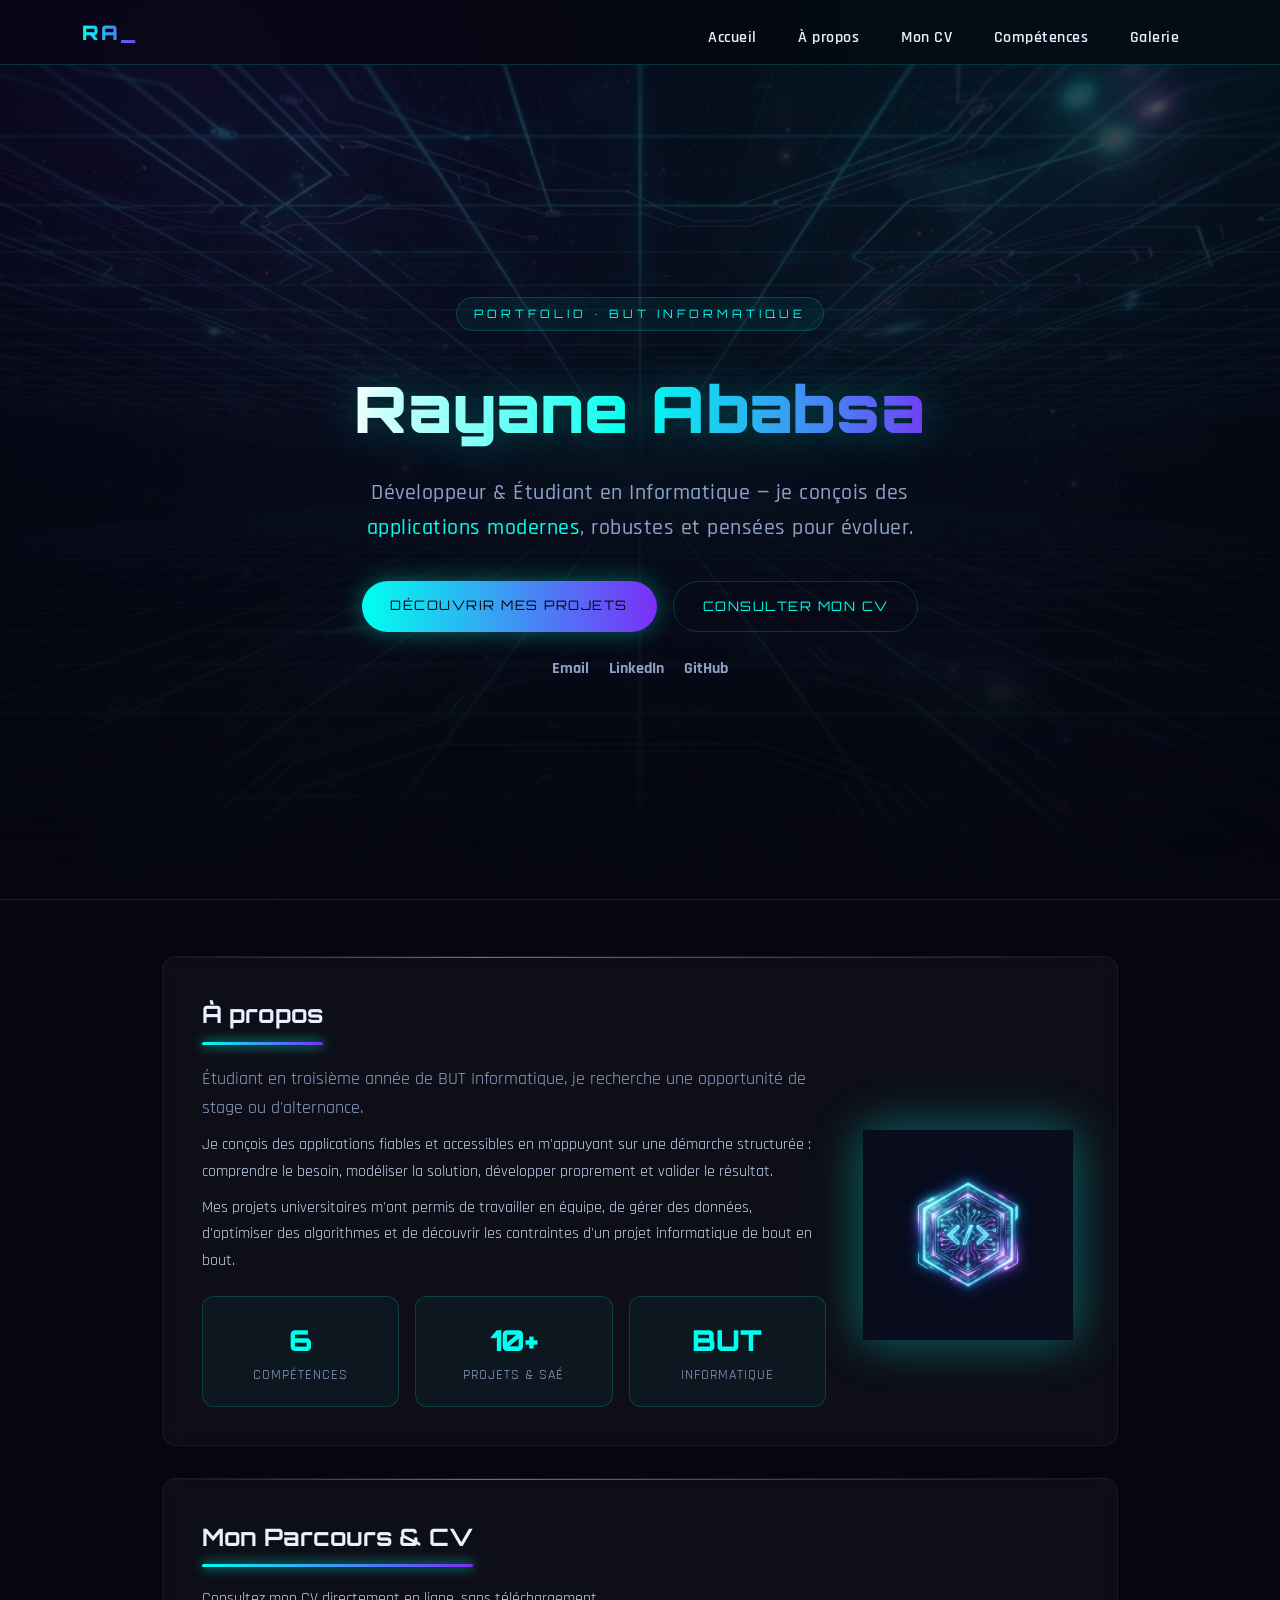
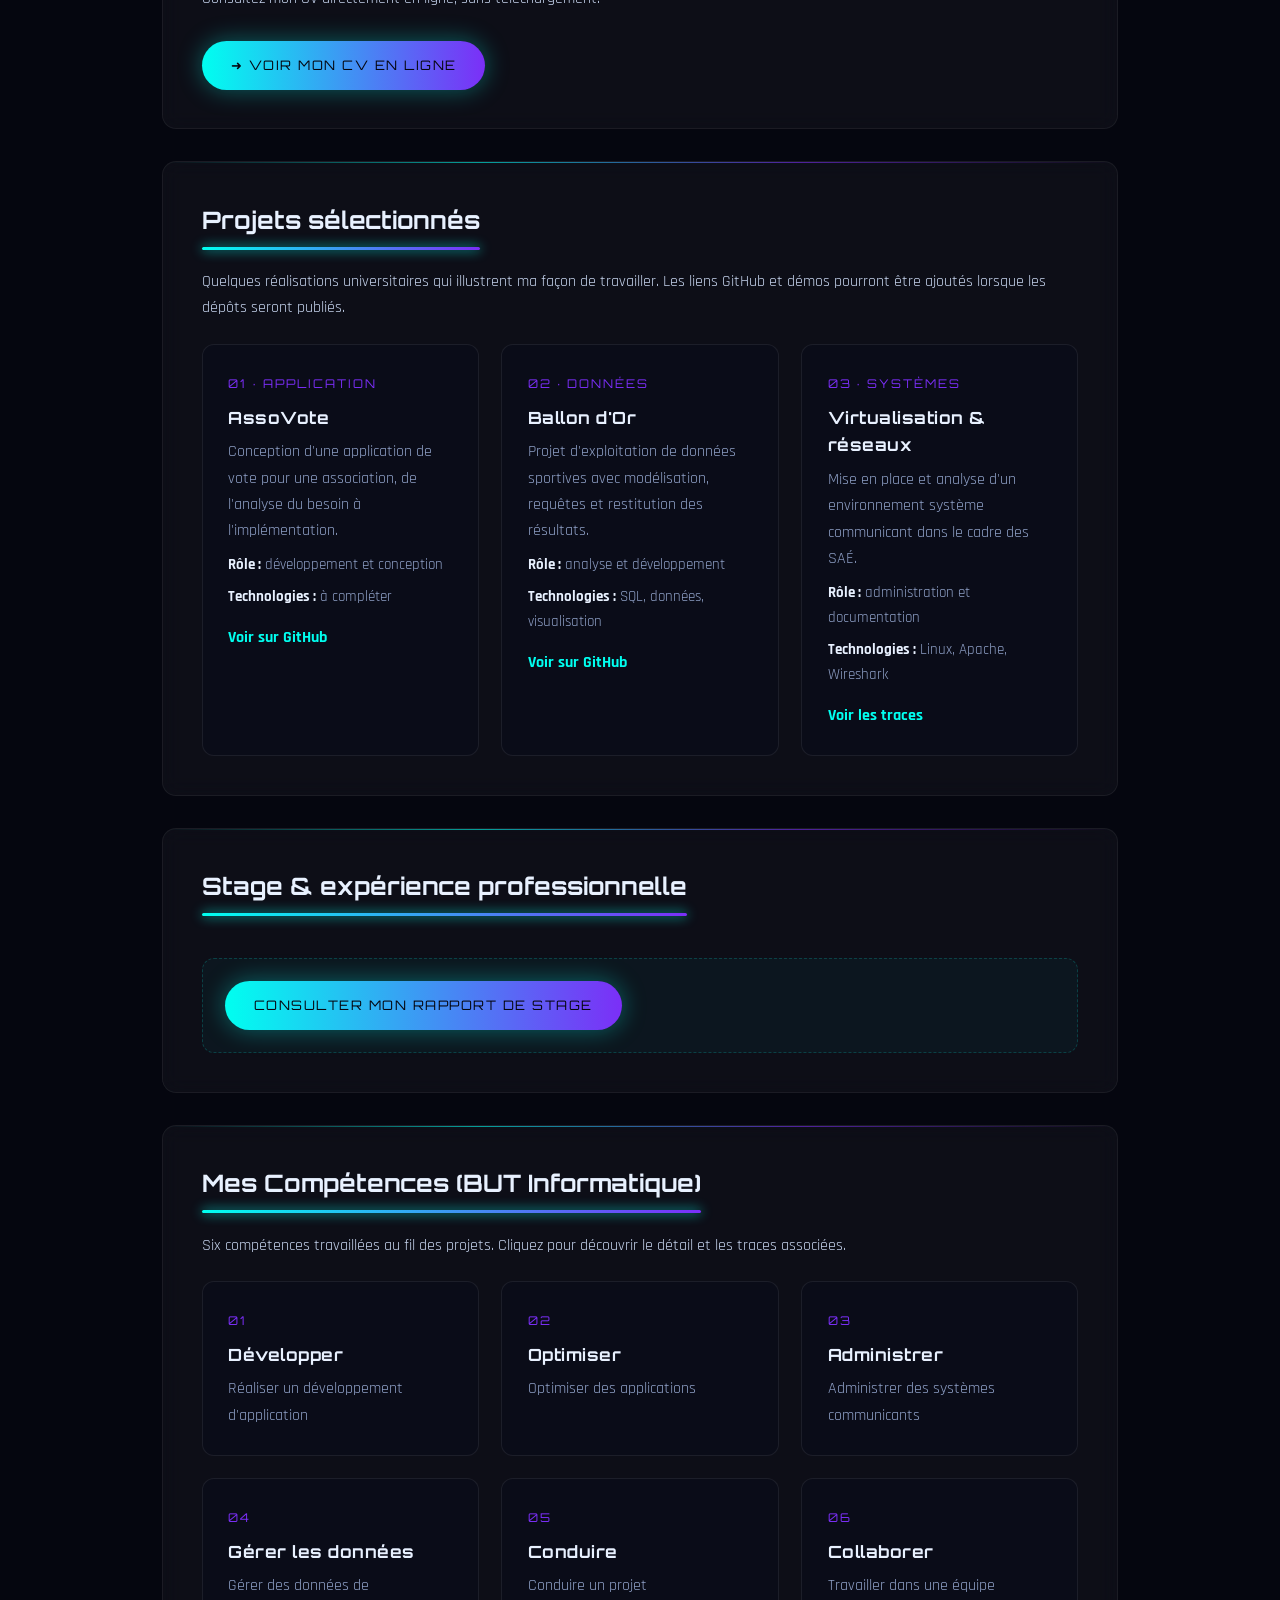
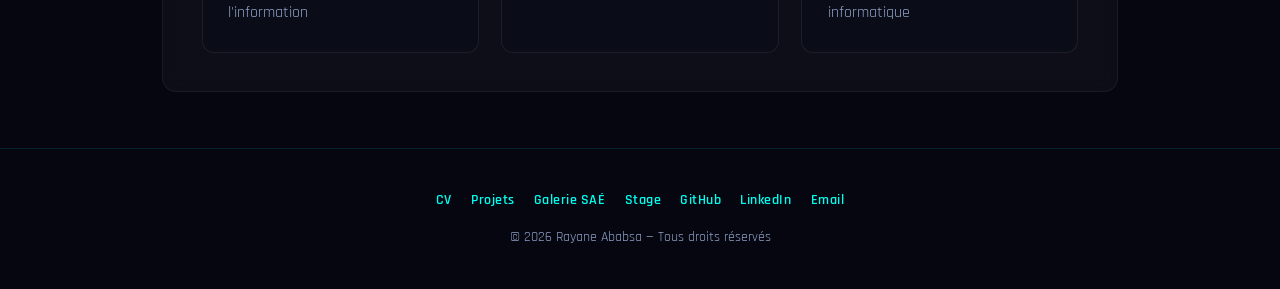
<file: index.html>
<!DOCTYPE html>
<html lang="fr">
<head>
    <meta charset="UTF-8">
    <meta name="viewport" content="width=device-width, initial-scale=1.0">
    <title>Rayane Ababsa — Portfolio | Développeur & Étudiant en Informatique</title>
    <meta name="description" content="Portfolio de Rayane Ababsa, étudiant en BUT Informatique passionné par le développement d'applications, l'optimisation et les technologies modernes.">
    <meta name="theme-color" content="#05060f">
    <meta name="author" content="Rayane Ababsa">

    <meta property="og:title" content="Rayane Ababsa — Portfolio">
    <meta property="og:description" content="Développeur & Étudiant en Informatique — projets, compétences et CV.">
    <meta property="og:type" content="website">

    <link rel="stylesheet" href="style.css">
</head>

<body>

    <nav>
        <div class="nav-container">
            <a href="index.html" class="logo">RA_</a>
            <ul class="nav-links">
                <li><a href="#hero">Accueil</a></li>
                <li><a href="#about">À propos</a></li>
                <li><a href="cv.html">Mon CV</a></li>
                <li class="dropdown">
                    <a href="#competences">Compétences</a>
                    <ul class="dropdown-menu">
                        <li><a href="competence1.html">1 · Développer</a></li>
                        <li><a href="competence2.html">2 · Optimiser</a></li>
                        <li><a href="competence3.html">3 · Administrer</a></li>
                        <li><a href="competence4.html">4 · Gérer les données</a></li>
                        <li><a href="competence5.html">5 · Conduire un projet</a></li>
                        <li><a href="competence6.html">6 · Travailler en équipe</a></li>
                    </ul>
                </li>
                <li><a href="trace.html">Galerie</a></li>
            </ul>
        </div>
    </nav>

    <header class="hero" id="hero">
        <span class="eyebrow">Portfolio · BUT Informatique</span>
        <h1>Rayane Ababsa</h1>
        <p class="subtitle">Développeur &amp; Étudiant en Informatique — je conçois des <span class="accent">applications modernes</span>, robustes et pensées pour évoluer.</p>
        <div class="hero-cta">
            <a href="#projets" class="btn btn-primary">Découvrir mes projets</a>
            <a href="cv.html" class="btn btn-ghost">Consulter mon CV</a>
        </div>
        <div class="contact-links" aria-label="Liens de contact">
            <a href="mailto:rayaneababsa.pro.57@gmail.com">Email</a>
            <a href="https://www.linkedin.com/in/rayane-ababsa-044199301" target="_blank" rel="noopener noreferrer">LinkedIn</a>
            <a href="https://github.com/raracodkebab" target="_blank" rel="noopener noreferrer">GitHub</a>
        </div>
    </header>

    <div class="container">

        <section id="about" class="reveal">
            <h2>À propos</h2>
            <div class="about-flex">
                <div class="about-text">
                    <p class="lead">Étudiant en troisième année de BUT Informatique, je recherche une opportunité de stage ou d'alternance.</p>
                    <p>Je conçois des applications fiables et accessibles en m'appuyant sur une démarche structurée : comprendre le besoin, modéliser la solution, développer proprement et valider le résultat.</p>
                    <p>Mes projets universitaires m'ont permis de travailler en équipe, de gérer des données, d'optimiser des algorithmes et de découvrir les contraintes d'un projet informatique de bout en bout.</p>
                    <div class="stats">
                        <div class="stat"><div class="num">6</div><div class="lbl">Compétences</div></div>
                        <div class="stat"><div class="num">10+</div><div class="lbl">Projets &amp; SAÉ</div></div>
                        <div class="stat"><div class="num">BUT</div><div class="lbl">Informatique</div></div>
                    </div>
                </div>
                <div class="about-media">
                    <img src="assets/avatar-tech.png" alt="Emblème futuriste représentant le développement logiciel">
                </div>
            </div>
        </section>

        <section id="cv" class="reveal">
            <h2>Mon Parcours &amp; CV</h2>
            <p>Consultez mon CV directement en ligne, sans téléchargement.</p>
            <a href="cv.html" class="btn btn-primary" style="margin-top:1.2rem;">➜ Voir mon CV en ligne</a>
        </section>

        <section id="projets" class="reveal">
            <h2>Projets sélectionnés</h2>
            <p>Quelques réalisations universitaires qui illustrent ma façon de travailler. Les liens GitHub et démos pourront être ajoutés lorsque les dépôts seront publiés.</p>
            <div class="projects-grid">
                <article class="project-card project-detail">
                    <span class="num-tag">01 · APPLICATION</span>
                    <h3>AssoVote</h3>
                    <p>Conception d'une application de vote pour une association, de l'analyse du besoin à l'implémentation.</p>
                    <div class="project-meta"><strong>Rôle :</strong> développement et conception</div>
                    <div class="project-meta"><strong>Technologies :</strong> à compléter</div>
                    <a class="project-link" href="https://github.com/raracodkebab" target="_blank" rel="noopener noreferrer">Voir sur GitHub</a>
                </article>
                <article class="project-card project-detail">
                    <span class="num-tag">02 · DONNÉES</span>
                    <h3>Ballon d'Or</h3>
                    <p>Projet d'exploitation de données sportives avec modélisation, requêtes et restitution des résultats.</p>
                    <div class="project-meta"><strong>Rôle :</strong> analyse et développement</div>
                    <div class="project-meta"><strong>Technologies :</strong> SQL, données, visualisation</div>
                    <a class="project-link" href="https://github.com/raracodkebab" target="_blank" rel="noopener noreferrer">Voir sur GitHub</a>
                </article>
                <article class="project-card project-detail">
                    <span class="num-tag">03 · SYSTÈMES</span>
                    <h3>Virtualisation &amp; réseaux</h3>
                    <p>Mise en place et analyse d'un environnement système communicant dans le cadre des SAÉ.</p>
                    <div class="project-meta"><strong>Rôle :</strong> administration et documentation</div>
                    <div class="project-meta"><strong>Technologies :</strong> Linux, Apache, Wireshark</div>
                    <a class="project-link" href="trace.html#competence3">Voir les traces</a>
                </article>
            </div>
        </section>

        <section id="stage" class="reveal">
            <h2>Stage &amp; expérience professionnelle</h2>
            <div class="stage-placeholder">
                <a class="btn btn-primary" href="Rapport%20de%20Stage%20rayane%20ababsa.pdf" target="_blank" rel="noopener noreferrer">Consulter mon rapport de stage</a>
            </div>
        </section>

        <section id="competences" class="reveal">
            <h2>Mes Compétences (BUT Informatique)</h2>
            <p>Six compétences travaillées au fil des projets. Cliquez pour découvrir le détail et les traces associées.</p>

            <div class="projects-grid">
                <a href="competence1.html" class="project-card">
                    <span class="num-tag">01</span>
                    <h3>Développer</h3>
                    <p>Réaliser un développement d'application</p>
                </a>
                <a href="competence2.html" class="project-card">
                    <span class="num-tag">02</span>
                    <h3>Optimiser</h3>
                    <p>Optimiser des applications</p>
                </a>
                <a href="competence3.html" class="project-card">
                    <span class="num-tag">03</span>
                    <h3>Administrer</h3>
                    <p>Administrer des systèmes communicants</p>
                </a>
                <a href="competence4.html" class="project-card">
                    <span class="num-tag">04</span>
                    <h3>Gérer les données</h3>
                    <p>Gérer des données de l'information</p>
                </a>
                <a href="competence5.html" class="project-card">
                    <span class="num-tag">05</span>
                    <h3>Conduire</h3>
                    <p>Conduire un projet</p>
                </a>
                <a href="competence6.html" class="project-card">
                    <span class="num-tag">06</span>
                    <h3>Collaborer</h3>
                    <p>Travailler dans une équipe informatique</p>
                </a>
            </div>
        </section>

    </div>

    <footer>
        <div class="socials">
            <a href="cv.html">CV</a>
            <a href="#projets">Projets</a>
            <a href="trace.html">Galerie SAÉ</a>
            <a href="#stage">Stage</a>
            <a href="https://github.com/raracodkebab" target="_blank" rel="noopener noreferrer">GitHub</a>
            <a href="https://www.linkedin.com/in/rayane-ababsa-044199301" target="_blank" rel="noopener noreferrer">LinkedIn</a>
            <a href="mailto:rayaneababsa.pro.57@gmail.com">Email</a>
        </div>
        <p>&copy; 2026 Rayane Ababsa — Tous droits réservés</p>
    </footer>

    <script src="script.js"></script>
</body>
</html>
</file>
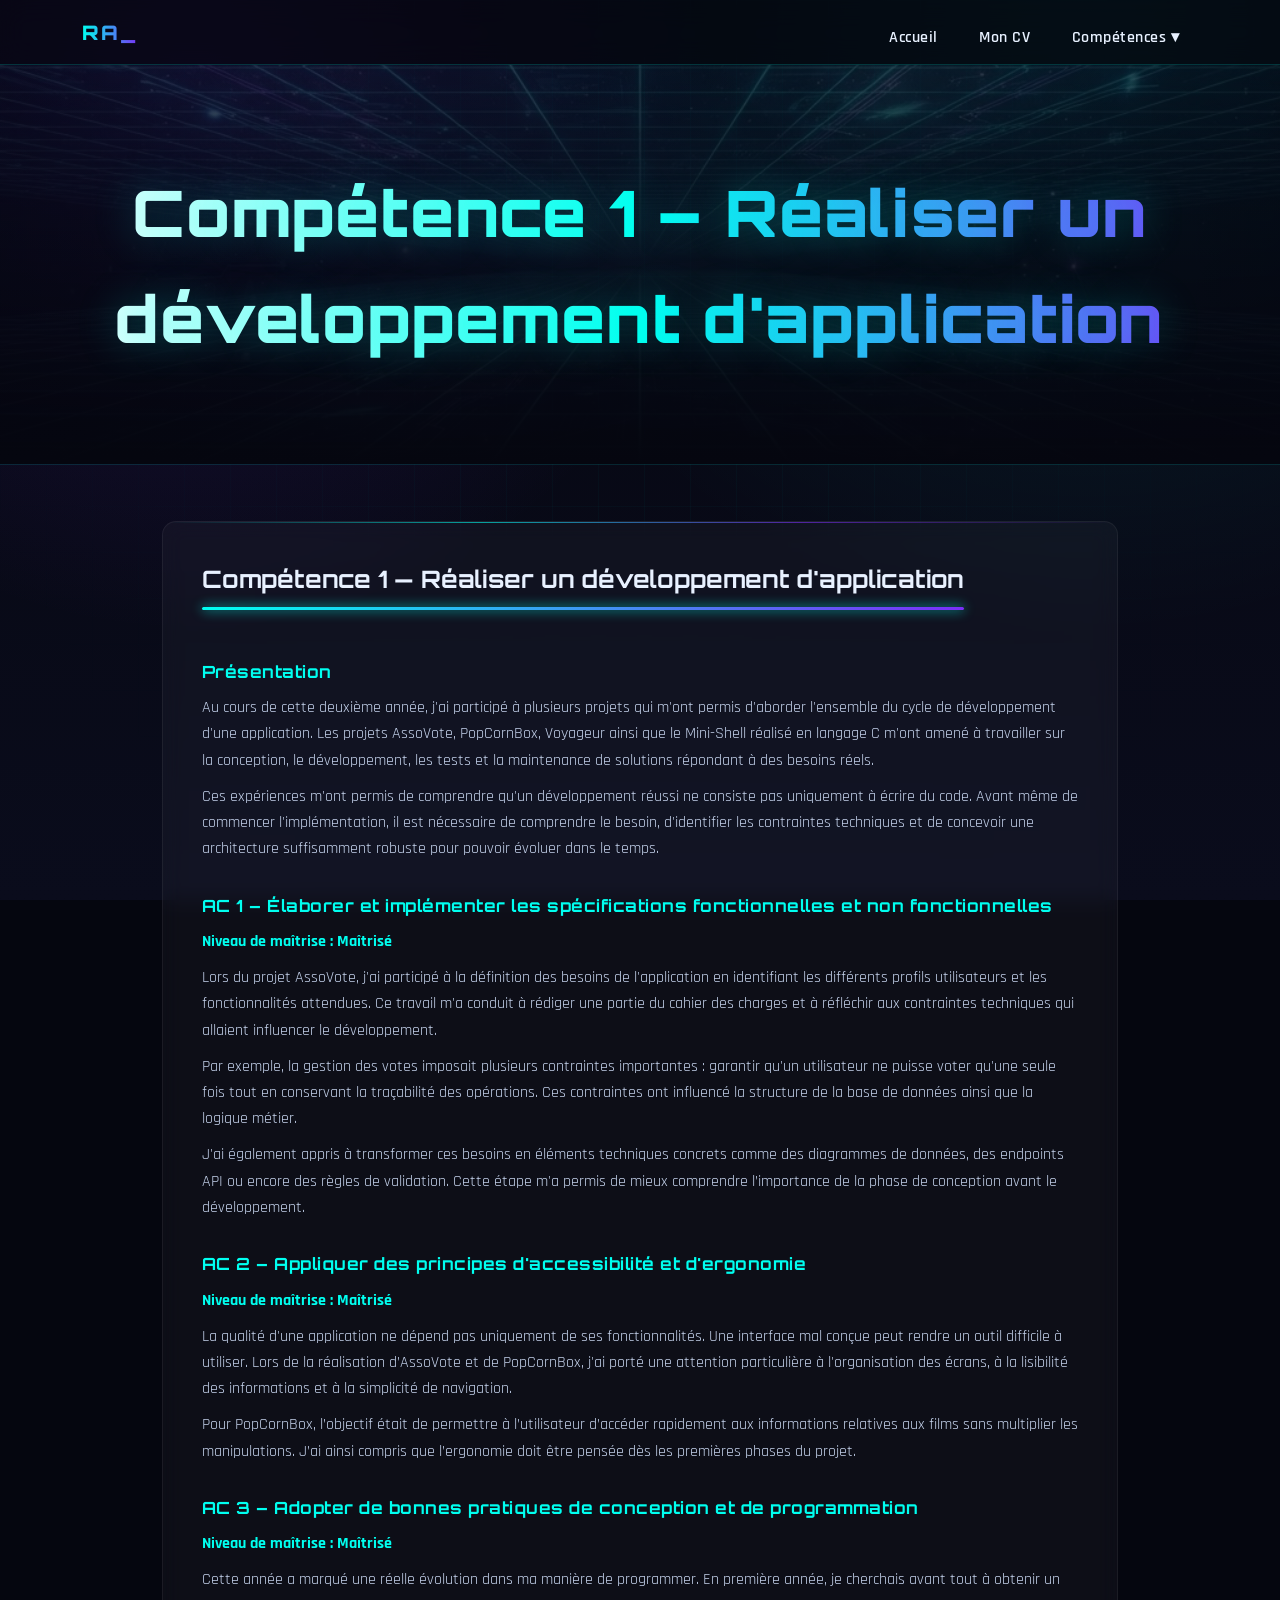
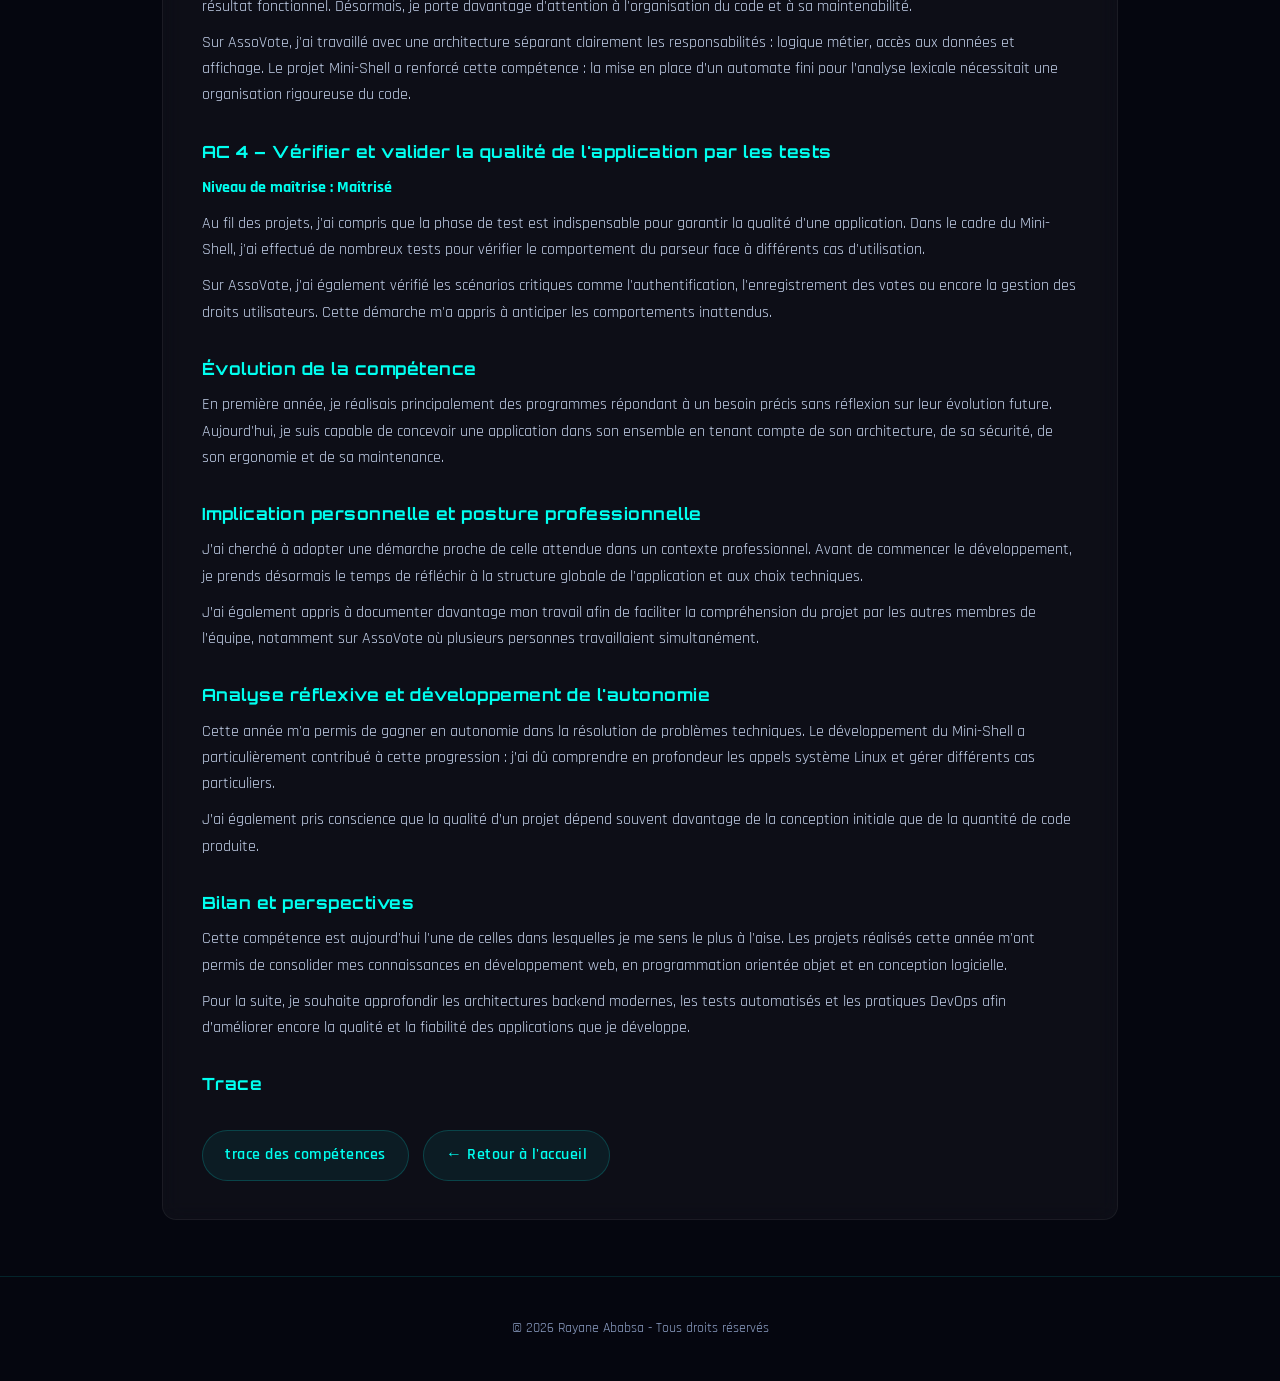
<file: competence1.html>
<!DOCTYPE html>
<html lang="fr">
<head>
    <meta charset="UTF-8">
    <meta name="viewport" content="width=device-width, initial-scale=1.0">
    <title>Compétence 1 - Réaliser un développement d'application</title>

    <link rel="stylesheet" href="style.css">
</head>
<body>

    <nav>
        <div class="nav-container">
            <a href="index.html" class="logo">RA_</a>
            <ul class="nav-links">
                <li><a href="index.html">Accueil</a></li>
                <li><a href="index.html#cv">Mon CV</a></li>
                <li class="dropdown">
                    <a href="#">Compétences ▾</a>
                    <ul class="dropdown-menu">
                        <li><a href="competence1.html">Compétence 1</a></li>
                        <li><a href="competence2.html">Compétence 2</a></li>
                        <li><a href="competence3.html">Compétence 3</a></li>
                        <li><a href="competence4.html">Compétence 4</a></li>
                        <li><a href="competence5.html">Compétence 5</a></li>
                        <li><a href="competence6.html">Compétence 6</a></li>
                    </ul>
                </li>
            </ul>
        </div>
    </nav>

    <header>
        <h1>Compétence 1 – Réaliser un développement d'application</h1>
    </header>

    <div class="container">
        <section class="reveal">
    <h2>Compétence 1 — Réaliser un développement d'application</h2>

    <h3>Présentation</h3>
    <p>
        Au cours de cette deuxième année, j'ai participé à plusieurs projets qui m'ont permis d'aborder l'ensemble du cycle 
        de développement d'une application. Les projets AssoVote, PopCornBox, Voyageur ainsi que le Mini-Shell réalisé en 
        langage C m'ont amené à travailler sur la conception, le développement, les tests et la maintenance de solutions 
        répondant à des besoins réels.
    </p>
    <p>
        Ces expériences m'ont permis de comprendre qu'un développement réussi ne consiste pas uniquement à écrire du code. 
        Avant même de commencer l'implémentation, il est nécessaire de comprendre le besoin, d'identifier les contraintes 
        techniques et de concevoir une architecture suffisamment robuste pour pouvoir évoluer dans le temps.
    </p>

    <h3>AC 1 – Élaborer et implémenter les spécifications fonctionnelles et non fonctionnelles</h3>
    <p><strong>Niveau de maîtrise : Maîtrisé</strong></p>
    <p>
        Lors du projet AssoVote, j'ai participé à la définition des besoins de l'application en identifiant les différents 
        profils utilisateurs et les fonctionnalités attendues. Ce travail m'a conduit à rédiger une partie du cahier des 
        charges et à réfléchir aux contraintes techniques qui allaient influencer le développement.
    </p>
    <p>
        Par exemple, la gestion des votes imposait plusieurs contraintes importantes : garantir qu'un utilisateur ne puisse 
        voter qu'une seule fois tout en conservant la traçabilité des opérations. Ces contraintes ont influencé la structure 
        de la base de données ainsi que la logique métier.
    </p>
    <p>
        J'ai également appris à transformer ces besoins en éléments techniques concrets comme des diagrammes de données, 
        des endpoints API ou encore des règles de validation. Cette étape m'a permis de mieux comprendre l’importance de la 
        phase de conception avant le développement.
    </p>

    <h3>AC 2 – Appliquer des principes d'accessibilité et d'ergonomie</h3>
    <p><strong>Niveau de maîtrise : Maîtrisé</strong></p>
    <p>
        La qualité d'une application ne dépend pas uniquement de ses fonctionnalités. Une interface mal conçue peut rendre 
        un outil difficile à utiliser. Lors de la réalisation d’AssoVote et de PopCornBox, j'ai porté une attention 
        particulière à l'organisation des écrans, à la lisibilité des informations et à la simplicité de navigation.
    </p>
    <p>
        Pour PopCornBox, l’objectif était de permettre à l’utilisateur d’accéder rapidement aux informations relatives aux 
        films sans multiplier les manipulations. J’ai ainsi compris que l’ergonomie doit être pensée dès les premières 
        phases du projet.
    </p>

    <h3>AC 3 – Adopter de bonnes pratiques de conception et de programmation</h3>
    <p><strong>Niveau de maîtrise : Maîtrisé</strong></p>
    <p>
        Cette année a marqué une réelle évolution dans ma manière de programmer. En première année, je cherchais avant tout 
        à obtenir un résultat fonctionnel. Désormais, je porte davantage d'attention à l'organisation du code et à sa 
        maintenabilité.
    </p>
    <p>
        Sur AssoVote, j'ai travaillé avec une architecture séparant clairement les responsabilités : logique métier, accès 
        aux données et affichage. Le projet Mini-Shell a renforcé cette compétence : la mise en place d’un automate fini 
        pour l’analyse lexicale nécessitait une organisation rigoureuse du code.
    </p>

    <h3>AC 4 – Vérifier et valider la qualité de l'application par les tests</h3>
    <p><strong>Niveau de maîtrise : Maîtrisé</strong></p>
    <p>
        Au fil des projets, j'ai compris que la phase de test est indispensable pour garantir la qualité d'une application.
        Dans le cadre du Mini-Shell, j'ai effectué de nombreux tests pour vérifier le comportement du parseur face à 
        différents cas d'utilisation.
    </p>
    <p>
        Sur AssoVote, j'ai également vérifié les scénarios critiques comme l'authentification, l'enregistrement des votes 
        ou encore la gestion des droits utilisateurs. Cette démarche m'a appris à anticiper les comportements inattendus.
    </p>

    <h3>Évolution de la compétence</h3>
    <p>
        En première année, je réalisais principalement des programmes répondant à un besoin précis sans réflexion sur leur 
        évolution future. Aujourd'hui, je suis capable de concevoir une application dans son ensemble en tenant compte de 
        son architecture, de sa sécurité, de son ergonomie et de sa maintenance.
    </p>

    <h3>Implication personnelle et posture professionnelle</h3>
    <p>
        J’ai cherché à adopter une démarche proche de celle attendue dans un contexte professionnel. Avant de commencer le 
        développement, je prends désormais le temps de réfléchir à la structure globale de l'application et aux choix 
        techniques.
    </p>
    <p>
        J’ai également appris à documenter davantage mon travail afin de faciliter la compréhension du projet par les 
        autres membres de l’équipe, notamment sur AssoVote où plusieurs personnes travaillaient simultanément.
    </p>

    <h3>Analyse réflexive et développement de l'autonomie</h3>
    <p>
        Cette année m'a permis de gagner en autonomie dans la résolution de problèmes techniques. Le développement du 
        Mini-Shell a particulièrement contribué à cette progression : j’ai dû comprendre en profondeur les appels système 
        Linux et gérer différents cas particuliers.
    </p>
    <p>
        J’ai également pris conscience que la qualité d’un projet dépend souvent davantage de la conception initiale que 
        de la quantité de code produite.
    </p>

    <h3>Bilan et perspectives</h3>
    <p>
        Cette compétence est aujourd'hui l'une de celles dans lesquelles je me sens le plus à l'aise. Les projets réalisés 
        cette année m'ont permis de consolider mes connaissances en développement web, en programmation orientée objet et 
        en conception logicielle.
    </p>
    <p>
        Pour la suite, je souhaite approfondir les architectures backend modernes, les tests automatisés et les pratiques 
        DevOps afin d’améliorer encore la qualité et la fiabilité des applications que je développe.
    </p>
    <h3>Trace</h3>

    <a href="trace.html" class="back-btn">trace des compétences</a>

    <a href="index.html" class="back-btn">← Retour à l'accueil</a>
</section>
    </div>

    <footer>
        <p>&copy; 2026 Rayane Ababsa - Tous droits réservés</p>
    </footer>

    <script src="script.js"></script>
</body>
</html>
</file>
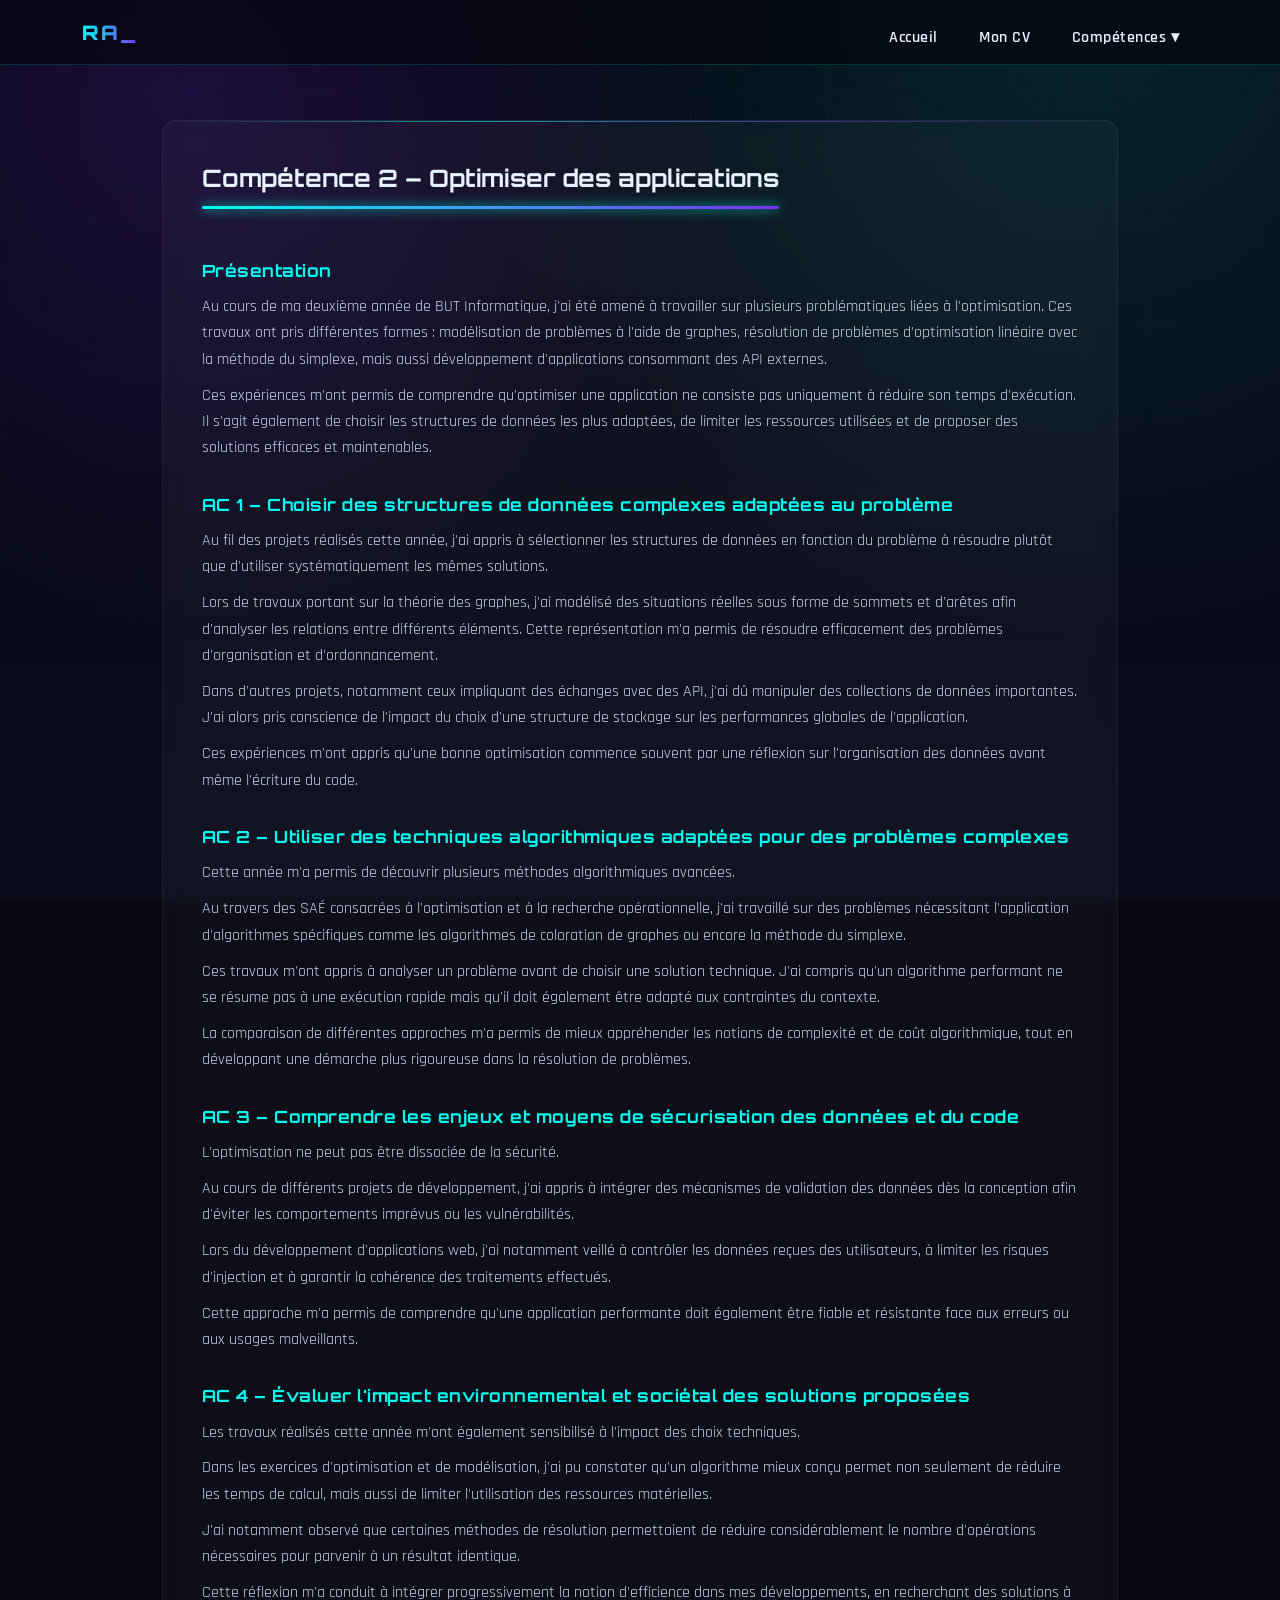
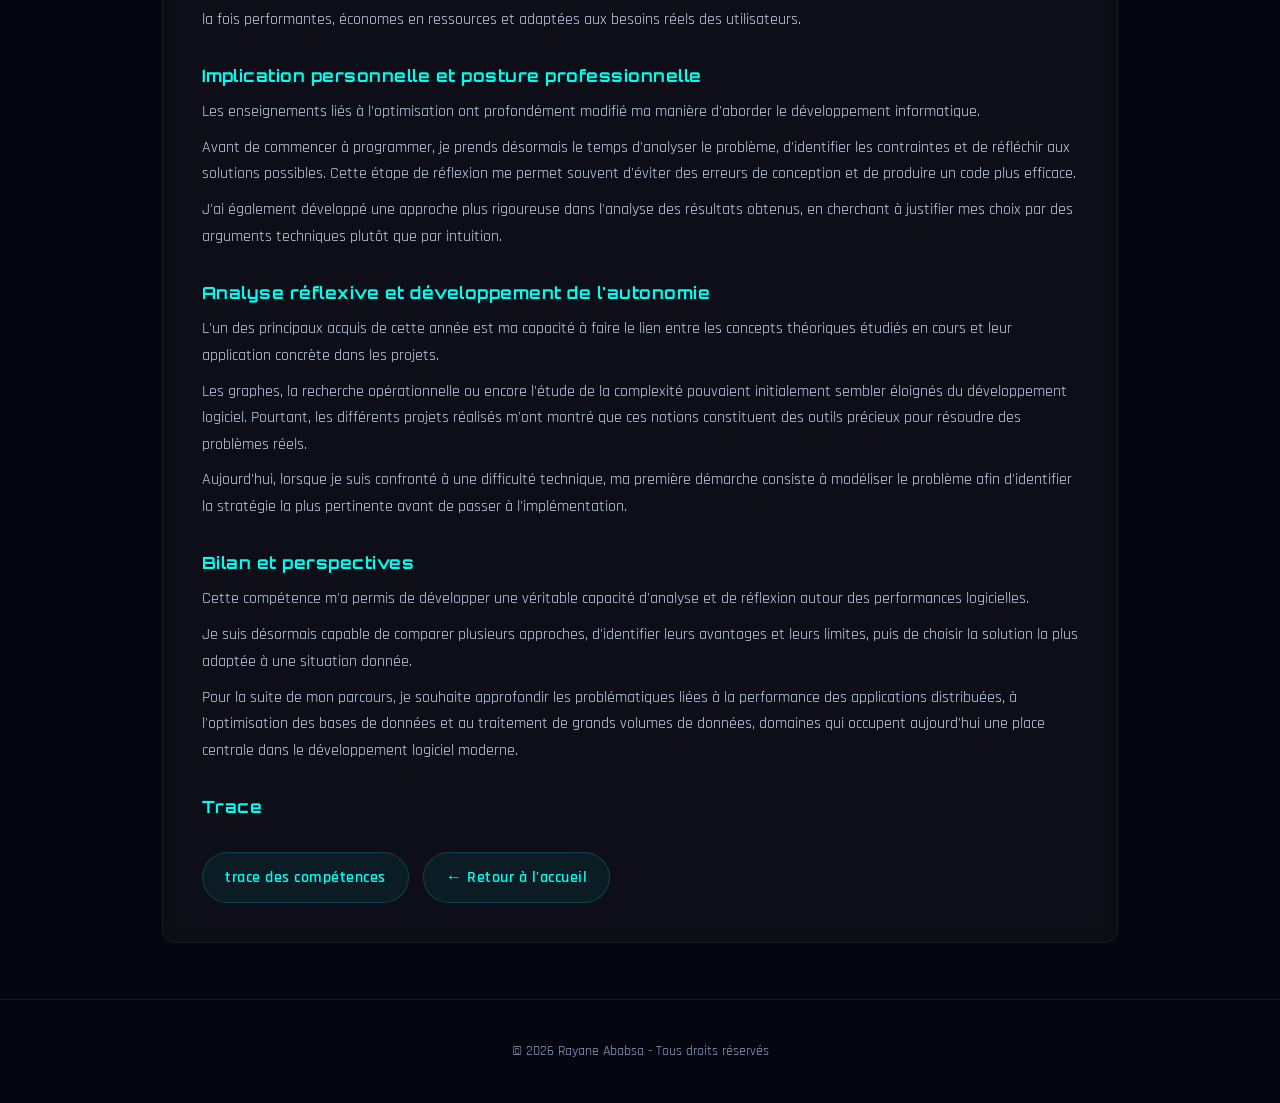
<file: competence2.html>
<!DOCTYPE html>
<html lang="fr">
<head>
    <meta charset="UTF-8">
    <meta name="viewport" content="width=device-width, initial-scale=1.0">
    <title>Compétence 2 - Optimiser des applications</title>

    <link rel="stylesheet" href="style.css">
</head>

<body>

<nav>
    <div class="nav-container">
        <a href="index.html" class="logo">RA_</a>
        <ul class="nav-links">
            <li><a href="index.html">Accueil</a></li>
            <li><a href="index.html#cv">Mon CV</a></li>
            <li class="dropdown">
                <a href="#">Compétences ▾</a>
                <ul class="dropdown-menu">
                    <li><a href="competence1.html">Compétence 1</a></li>
                    <li><a href="competence2.html">Compétence 2</a></li>
                    <li><a href="competence3.html">Compétence 3</a></li>
                    <li><a href="competence4.html">Compétence 4</a></li>
                    <li><a href="competence5.html">Compétence 5</a></li>
                    <li><a href="competence6.html">Compétence 6</a></li>
                </ul>
            </li>
        </ul>
    </div>
</nav>
<div class="container">
<section class="reveal">
    <h2>Compétence 2 – Optimiser des applications</h2>

    <h3>Présentation</h3>
    <p>
        Au cours de ma deuxième année de BUT Informatique, j'ai été amené à travailler sur plusieurs problématiques liées 
        à l'optimisation. Ces travaux ont pris différentes formes : modélisation de problèmes à l'aide de graphes, 
        résolution de problèmes d'optimisation linéaire avec la méthode du simplexe, mais aussi développement 
        d'applications consommant des API externes.
    </p>
    <p>
        Ces expériences m'ont permis de comprendre qu'optimiser une application ne consiste pas uniquement à réduire son 
        temps d'exécution. Il s'agit également de choisir les structures de données les plus adaptées, de limiter les 
        ressources utilisées et de proposer des solutions efficaces et maintenables.
    </p>

    <h3>AC 1 – Choisir des structures de données complexes adaptées au problème</h3>
    <p>
        Au fil des projets réalisés cette année, j'ai appris à sélectionner les structures de données en fonction du 
        problème à résoudre plutôt que d'utiliser systématiquement les mêmes solutions.
    </p>
    <p>
        Lors de travaux portant sur la théorie des graphes, j'ai modélisé des situations réelles sous forme de sommets et 
        d'arêtes afin d'analyser les relations entre différents éléments. Cette représentation m'a permis de résoudre 
        efficacement des problèmes d'organisation et d'ordonnancement.
    </p>
    <p>
        Dans d'autres projets, notamment ceux impliquant des échanges avec des API, j'ai dû manipuler des collections de 
        données importantes. J'ai alors pris conscience de l'impact du choix d'une structure de stockage sur les 
        performances globales de l'application.
    </p>
    <p>
        Ces expériences m'ont appris qu'une bonne optimisation commence souvent par une réflexion sur l'organisation des 
        données avant même l'écriture du code.
    </p>

    <h3>AC 2 – Utiliser des techniques algorithmiques adaptées pour des problèmes complexes</h3>
    <p>
        Cette année m'a permis de découvrir plusieurs méthodes algorithmiques avancées.
    </p>
    <p>
        Au travers des SAÉ consacrées à l'optimisation et à la recherche opérationnelle, j'ai travaillé sur des problèmes 
        nécessitant l'application d'algorithmes spécifiques comme les algorithmes de coloration de graphes ou encore la 
        méthode du simplexe.
    </p>
    <p>
        Ces travaux m'ont appris à analyser un problème avant de choisir une solution technique. J'ai compris qu'un 
        algorithme performant ne se résume pas à une exécution rapide mais qu'il doit également être adapté aux 
        contraintes du contexte.
    </p>
    <p>
        La comparaison de différentes approches m'a permis de mieux appréhender les notions de complexité et de coût 
        algorithmique, tout en développant une démarche plus rigoureuse dans la résolution de problèmes.
    </p>

    <h3>AC 3 – Comprendre les enjeux et moyens de sécurisation des données et du code</h3>
    <p>
        L'optimisation ne peut pas être dissociée de la sécurité.
    </p>
    <p>
        Au cours de différents projets de développement, j'ai appris à intégrer des mécanismes de validation des données 
        dès la conception afin d'éviter les comportements imprévus ou les vulnérabilités.
    </p>
    <p>
        Lors du développement d'applications web, j'ai notamment veillé à contrôler les données reçues des utilisateurs, 
        à limiter les risques d'injection et à garantir la cohérence des traitements effectués.
    </p>
    <p>
        Cette approche m'a permis de comprendre qu'une application performante doit également être fiable et résistante 
        face aux erreurs ou aux usages malveillants.
    </p>

    <h3>AC 4 – Évaluer l'impact environnemental et sociétal des solutions proposées</h3>
    <p>
        Les travaux réalisés cette année m'ont également sensibilisé à l'impact des choix techniques.
    </p>
    <p>
        Dans les exercices d'optimisation et de modélisation, j'ai pu constater qu'un algorithme mieux conçu permet non 
        seulement de réduire les temps de calcul, mais aussi de limiter l'utilisation des ressources matérielles.
    </p>
    <p>
        J'ai notamment observé que certaines méthodes de résolution permettaient de réduire considérablement le nombre 
        d'opérations nécessaires pour parvenir à un résultat identique.
    </p>
    <p>
        Cette réflexion m'a conduit à intégrer progressivement la notion d'efficience dans mes développements, en 
        recherchant des solutions à la fois performantes, économes en ressources et adaptées aux besoins réels des 
        utilisateurs.
    </p>

    <h3>Implication personnelle et posture professionnelle</h3>
    <p>
        Les enseignements liés à l'optimisation ont profondément modifié ma manière d'aborder le développement 
        informatique.
    </p>
    <p>
        Avant de commencer à programmer, je prends désormais le temps d'analyser le problème, d'identifier les contraintes 
        et de réfléchir aux solutions possibles. Cette étape de réflexion me permet souvent d'éviter des erreurs de 
        conception et de produire un code plus efficace.
    </p>
    <p>
        J'ai également développé une approche plus rigoureuse dans l'analyse des résultats obtenus, en cherchant à 
        justifier mes choix par des arguments techniques plutôt que par intuition.
    </p>

    <h3>Analyse réflexive et développement de l'autonomie</h3>
    <p>
        L'un des principaux acquis de cette année est ma capacité à faire le lien entre les concepts théoriques étudiés en 
        cours et leur application concrète dans les projets.
    </p>
    <p>
        Les graphes, la recherche opérationnelle ou encore l'étude de la complexité pouvaient initialement sembler 
        éloignés du développement logiciel. Pourtant, les différents projets réalisés m'ont montré que ces notions 
        constituent des outils précieux pour résoudre des problèmes réels.
    </p>
    <p>
        Aujourd'hui, lorsque je suis confronté à une difficulté technique, ma première démarche consiste à modéliser le 
        problème afin d'identifier la stratégie la plus pertinente avant de passer à l'implémentation.
    </p>

    <h3>Bilan et perspectives</h3>
    <p>
        Cette compétence m'a permis de développer une véritable capacité d'analyse et de réflexion autour des performances 
        logicielles.
    </p>
    <p>
        Je suis désormais capable de comparer plusieurs approches, d'identifier leurs avantages et leurs limites, puis de 
        choisir la solution la plus adaptée à une situation donnée.
    </p>
    <p>
        Pour la suite de mon parcours, je souhaite approfondir les problématiques liées à la performance des applications 
        distribuées, à l'optimisation des bases de données et au traitement de grands volumes de données, domaines qui 
        occupent aujourd'hui une place centrale dans le développement logiciel moderne.
    </p>
<h3>Trace</h3>

    <a href="trace.html" class="back-btn">trace des compétences</a>

    <a href="index.html" class="back-btn">← Retour à l'accueil</a>
</section>
</div>

<footer>
    <p>&copy; 2026 Rayane Ababsa - Tous droits réservés</p>
</footer>

    <script src="script.js"></script>
</body>
</html>
</file>
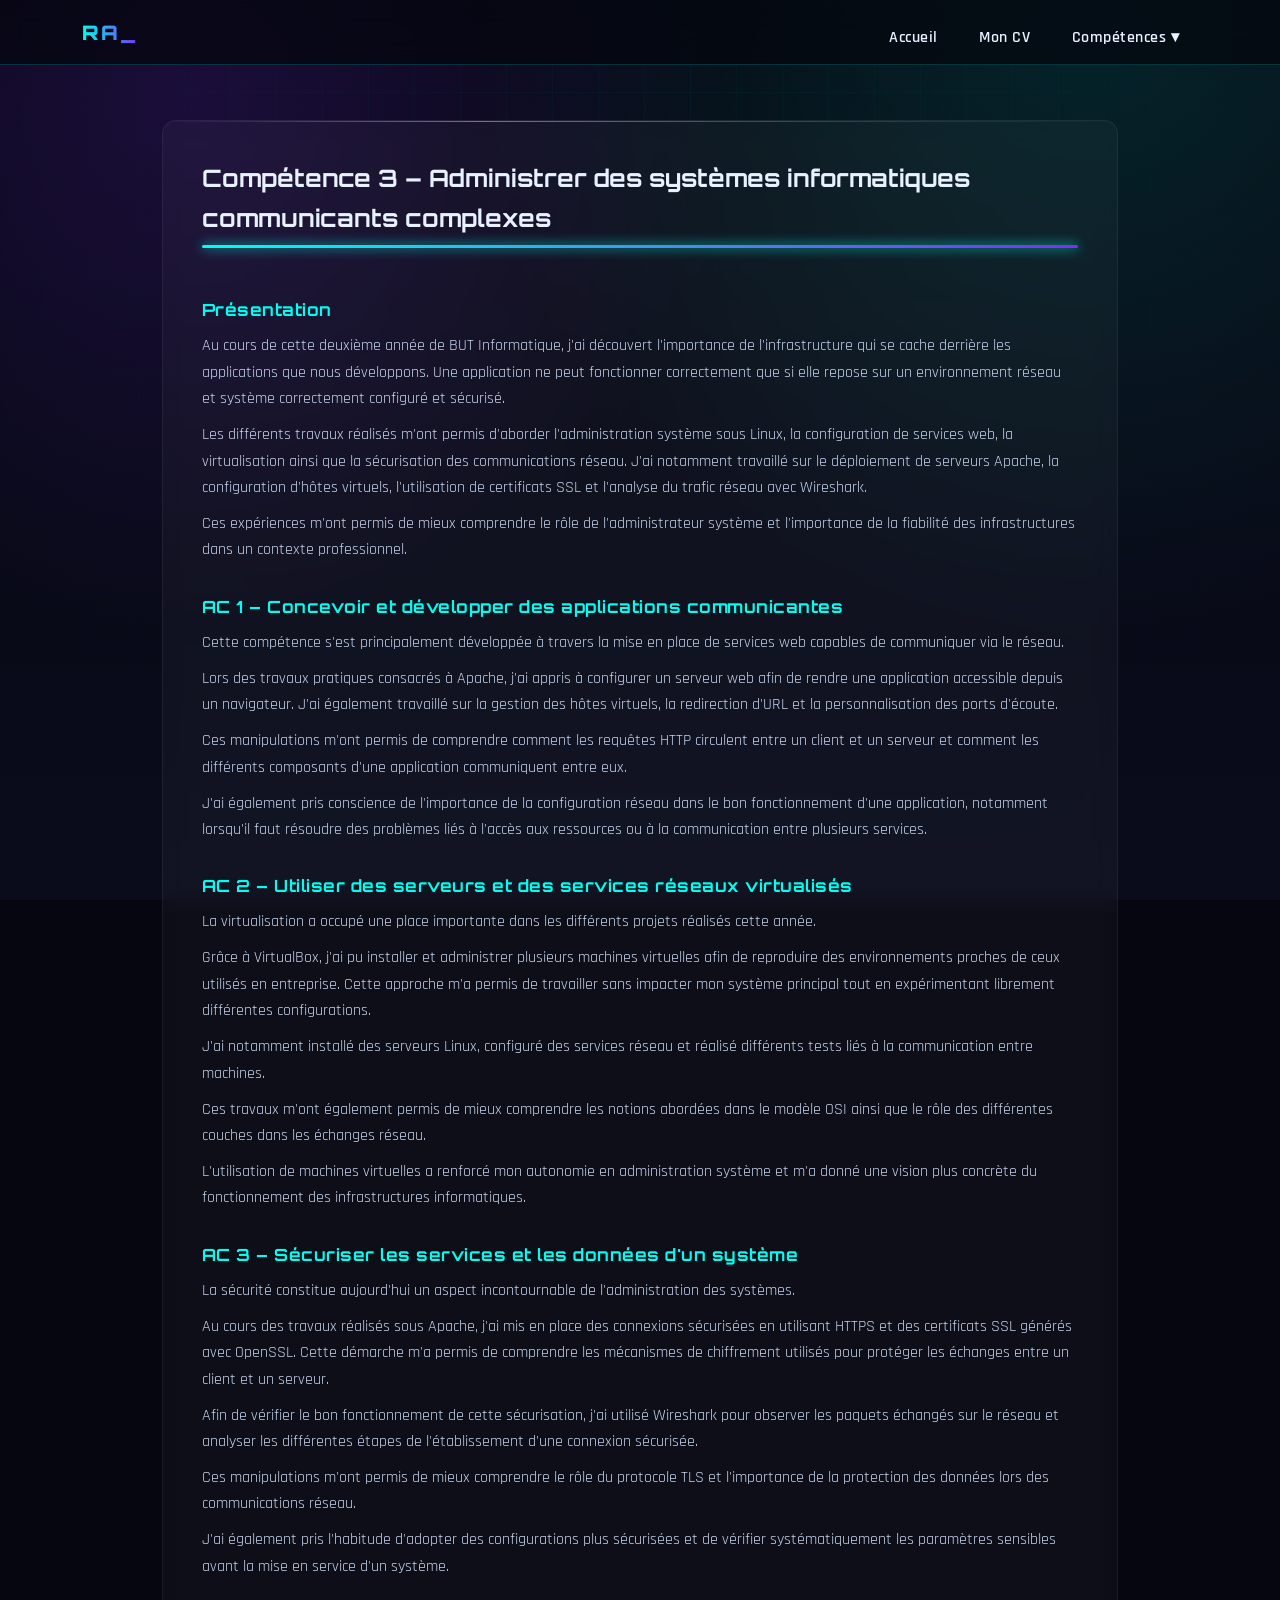
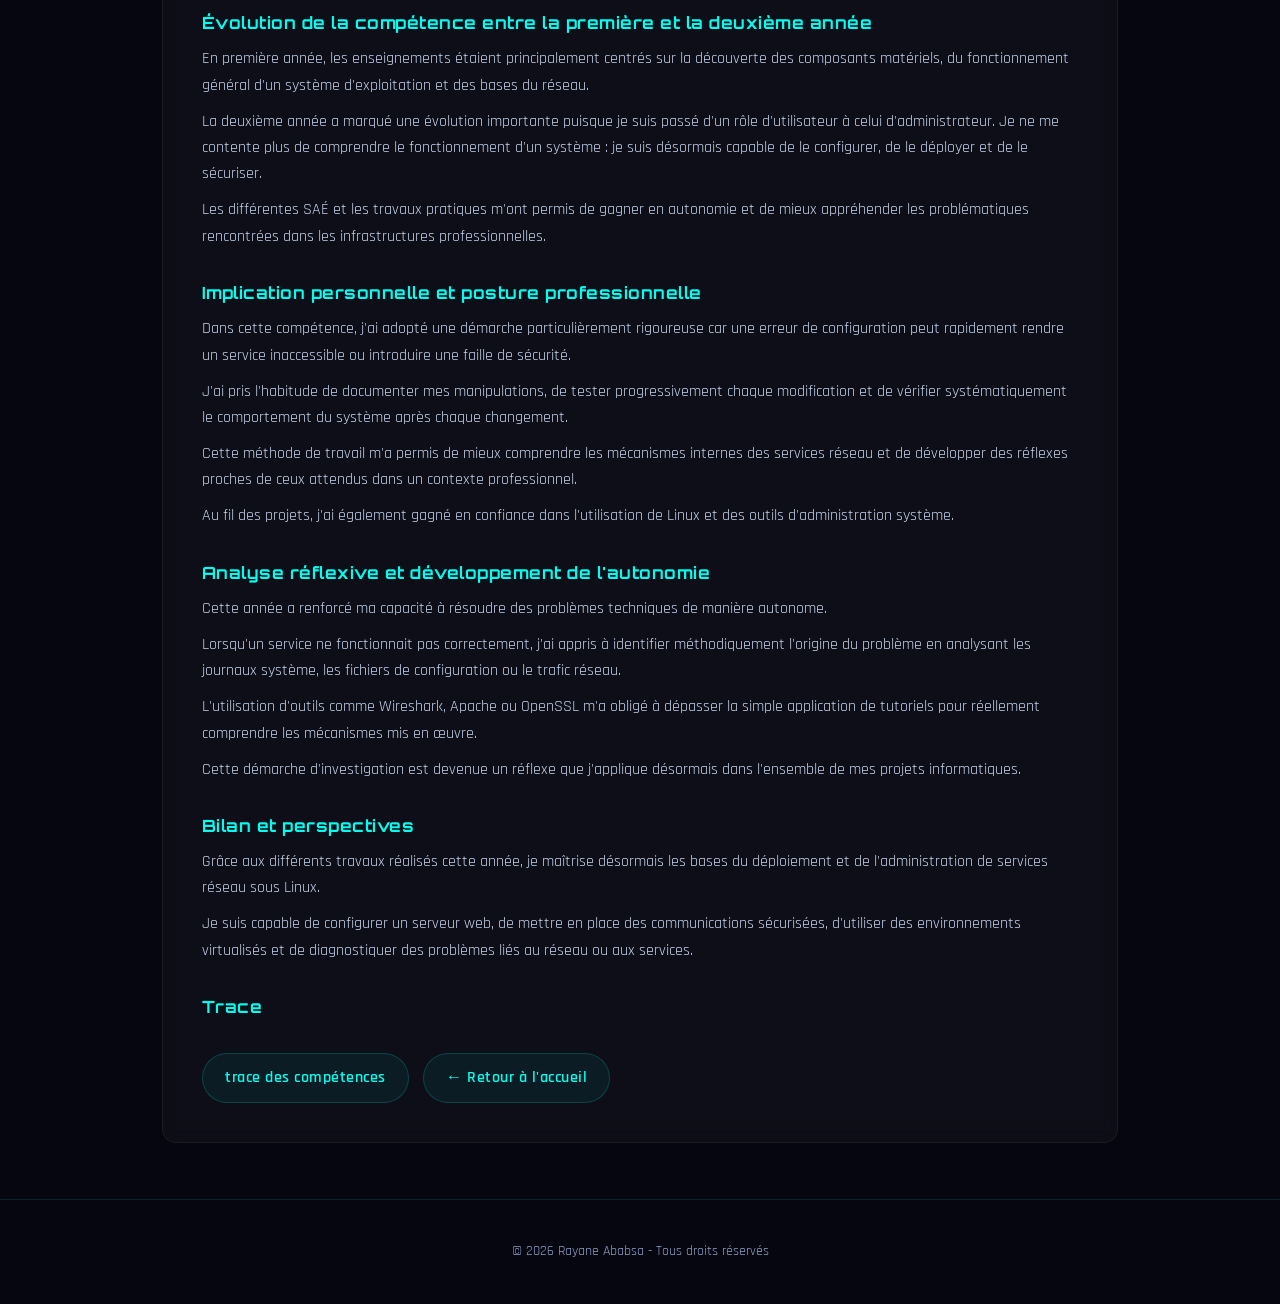
<file: competence3.html>
<!DOCTYPE html>
<html lang="fr">
<head>
    <meta charset="UTF-8">
    <meta name="viewport" content="width=device-width, initial-scale=1.0">
    <title>Compétence 3 - Administrer des systèmes informatiques communicants complexes</title>

    <link rel="stylesheet" href="style.css">
</head>

<body>

<nav>
    <div class="nav-container">
        <a href="index.html" class="logo">RA_</a>
        <ul class="nav-links">
            <li><a href="index.html">Accueil</a></li>
            <li><a href="index.html#cv">Mon CV</a></li>
            <li class="dropdown">
                <a href="#">Compétences ▾</a>
                <ul class="dropdown-menu">
                    <li><a href="competence1.html">Compétence 1</a></li>
                    <li><a href="competence2.html">Compétence 2</a></li>
                    <li><a href="competence3.html">Compétence 3</a></li>
                    <li><a href="competence4.html">Compétence 4</a></li>
                    <li><a href="competence5.html">Compétence 5</a></li>
                    <li><a href="competence6.html">Compétence 6</a></li>
                </ul>
            </li>
        </ul>
    </div>
</nav>
<div class="container">
<section class="reveal">
    <h2>Compétence 3 – Administrer des systèmes informatiques communicants complexes</h2>

    <h3>Présentation</h3>
    <p>
        Au cours de cette deuxième année de BUT Informatique, j'ai découvert l'importance de l'infrastructure qui se cache 
        derrière les applications que nous développons. Une application ne peut fonctionner correctement que si elle repose 
        sur un environnement réseau et système correctement configuré et sécurisé.
    </p>
    <p>
        Les différents travaux réalisés m'ont permis d'aborder l'administration système sous Linux, la configuration de 
        services web, la virtualisation ainsi que la sécurisation des communications réseau. J'ai notamment travaillé sur 
        le déploiement de serveurs Apache, la configuration d'hôtes virtuels, l'utilisation de certificats SSL et 
        l'analyse du trafic réseau avec Wireshark.
    </p>
    <p>
        Ces expériences m'ont permis de mieux comprendre le rôle de l'administrateur système et l'importance de la 
        fiabilité des infrastructures dans un contexte professionnel.
    </p>

    <h3>AC 1 – Concevoir et développer des applications communicantes</h3>
    <p>
        Cette compétence s'est principalement développée à travers la mise en place de services web capables de communiquer 
        via le réseau.
    </p>
    <p>
        Lors des travaux pratiques consacrés à Apache, j'ai appris à configurer un serveur web afin de rendre une 
        application accessible depuis un navigateur. J'ai également travaillé sur la gestion des hôtes virtuels, la 
        redirection d'URL et la personnalisation des ports d'écoute.
    </p>
    <p>
        Ces manipulations m'ont permis de comprendre comment les requêtes HTTP circulent entre un client et un serveur et 
        comment les différents composants d'une application communiquent entre eux.
    </p>
    <p>
        J'ai également pris conscience de l'importance de la configuration réseau dans le bon fonctionnement d'une 
        application, notamment lorsqu'il faut résoudre des problèmes liés à l'accès aux ressources ou à la communication 
        entre plusieurs services.
    </p>

    <h3>AC 2 – Utiliser des serveurs et des services réseaux virtualisés</h3>
    <p>
        La virtualisation a occupé une place importante dans les différents projets réalisés cette année.
    </p>
    <p>
        Grâce à VirtualBox, j'ai pu installer et administrer plusieurs machines virtuelles afin de reproduire des 
        environnements proches de ceux utilisés en entreprise. Cette approche m'a permis de travailler sans impacter mon 
        système principal tout en expérimentant librement différentes configurations.
    </p>
    <p>
        J'ai notamment installé des serveurs Linux, configuré des services réseau et réalisé différents tests liés à la 
        communication entre machines.
    </p>
    <p>
        Ces travaux m'ont également permis de mieux comprendre les notions abordées dans le modèle OSI ainsi que le rôle 
        des différentes couches dans les échanges réseau.
    </p>
    <p>
        L'utilisation de machines virtuelles a renforcé mon autonomie en administration système et m'a donné une vision 
        plus concrète du fonctionnement des infrastructures informatiques.
    </p>

    <h3>AC 3 – Sécuriser les services et les données d'un système</h3>
    <p>
        La sécurité constitue aujourd'hui un aspect incontournable de l'administration des systèmes.
    </p>
    <p>
        Au cours des travaux réalisés sous Apache, j'ai mis en place des connexions sécurisées en utilisant HTTPS et des 
        certificats SSL générés avec OpenSSL. Cette démarche m'a permis de comprendre les mécanismes de chiffrement 
        utilisés pour protéger les échanges entre un client et un serveur.
    </p>
    <p>
        Afin de vérifier le bon fonctionnement de cette sécurisation, j'ai utilisé Wireshark pour observer les paquets 
        échangés sur le réseau et analyser les différentes étapes de l'établissement d'une connexion sécurisée.
    </p>
    <p>
        Ces manipulations m'ont permis de mieux comprendre le rôle du protocole TLS et l'importance de la protection des 
        données lors des communications réseau.
    </p>
    <p>
        J'ai également pris l'habitude d'adopter des configurations plus sécurisées et de vérifier systématiquement les 
        paramètres sensibles avant la mise en service d'un système.
    </p>

    <h3>Évolution de la compétence entre la première et la deuxième année</h3>
    <p>
        En première année, les enseignements étaient principalement centrés sur la découverte des composants matériels, 
        du fonctionnement général d'un système d'exploitation et des bases du réseau.
    </p>
    <p>
        La deuxième année a marqué une évolution importante puisque je suis passé d'un rôle d'utilisateur à celui 
        d'administrateur. Je ne me contente plus de comprendre le fonctionnement d'un système : je suis désormais capable 
        de le configurer, de le déployer et de le sécuriser.
    </p>
    <p>
        Les différentes SAÉ et les travaux pratiques m'ont permis de gagner en autonomie et de mieux appréhender les 
        problématiques rencontrées dans les infrastructures professionnelles.
    </p>

    <h3>Implication personnelle et posture professionnelle</h3>
    <p>
        Dans cette compétence, j'ai adopté une démarche particulièrement rigoureuse car une erreur de configuration peut 
        rapidement rendre un service inaccessible ou introduire une faille de sécurité.
    </p>
    <p>
        J'ai pris l'habitude de documenter mes manipulations, de tester progressivement chaque modification et de vérifier 
        systématiquement le comportement du système après chaque changement.
    </p>
    <p>
        Cette méthode de travail m'a permis de mieux comprendre les mécanismes internes des services réseau et de 
        développer des réflexes proches de ceux attendus dans un contexte professionnel.
    </p>
    <p>
        Au fil des projets, j'ai également gagné en confiance dans l'utilisation de Linux et des outils d'administration 
        système.
    </p>

    <h3>Analyse réflexive et développement de l'autonomie</h3>
    <p>
        Cette année a renforcé ma capacité à résoudre des problèmes techniques de manière autonome.
    </p>
    <p>
        Lorsqu'un service ne fonctionnait pas correctement, j'ai appris à identifier méthodiquement l'origine du problème 
        en analysant les journaux système, les fichiers de configuration ou le trafic réseau.
    </p>
    <p>
        L'utilisation d'outils comme Wireshark, Apache ou OpenSSL m'a obligé à dépasser la simple application de tutoriels 
        pour réellement comprendre les mécanismes mis en œuvre.
    </p>
    <p>
        Cette démarche d'investigation est devenue un réflexe que j'applique désormais dans l'ensemble de mes projets 
        informatiques.
    </p>

    <h3>Bilan et perspectives</h3>
    <p>
        Grâce aux différents travaux réalisés cette année, je maîtrise désormais les bases du déploiement et de 
        l'administration de services réseau sous Linux.
    </p>
    <p>
        Je suis capable de configurer un serveur web, de mettre en place des communications sécurisées, d'utiliser des 
        environnements virtualisés et de diagnostiquer des problèmes liés au réseau ou aux services.
    </p>
    <h3>Trace</h3>

    <a href="trace.html" class="back-btn">trace des compétences</a>

    <a href="index.html" class="back-btn">← Retour à l'accueil</a>
</section>

</div>

<footer>
    <p>&copy; 2026 Rayane Ababsa - Tous droits réservés</p>
</footer>

    <script src="script.js"></script>
</body>
</html>
</file>
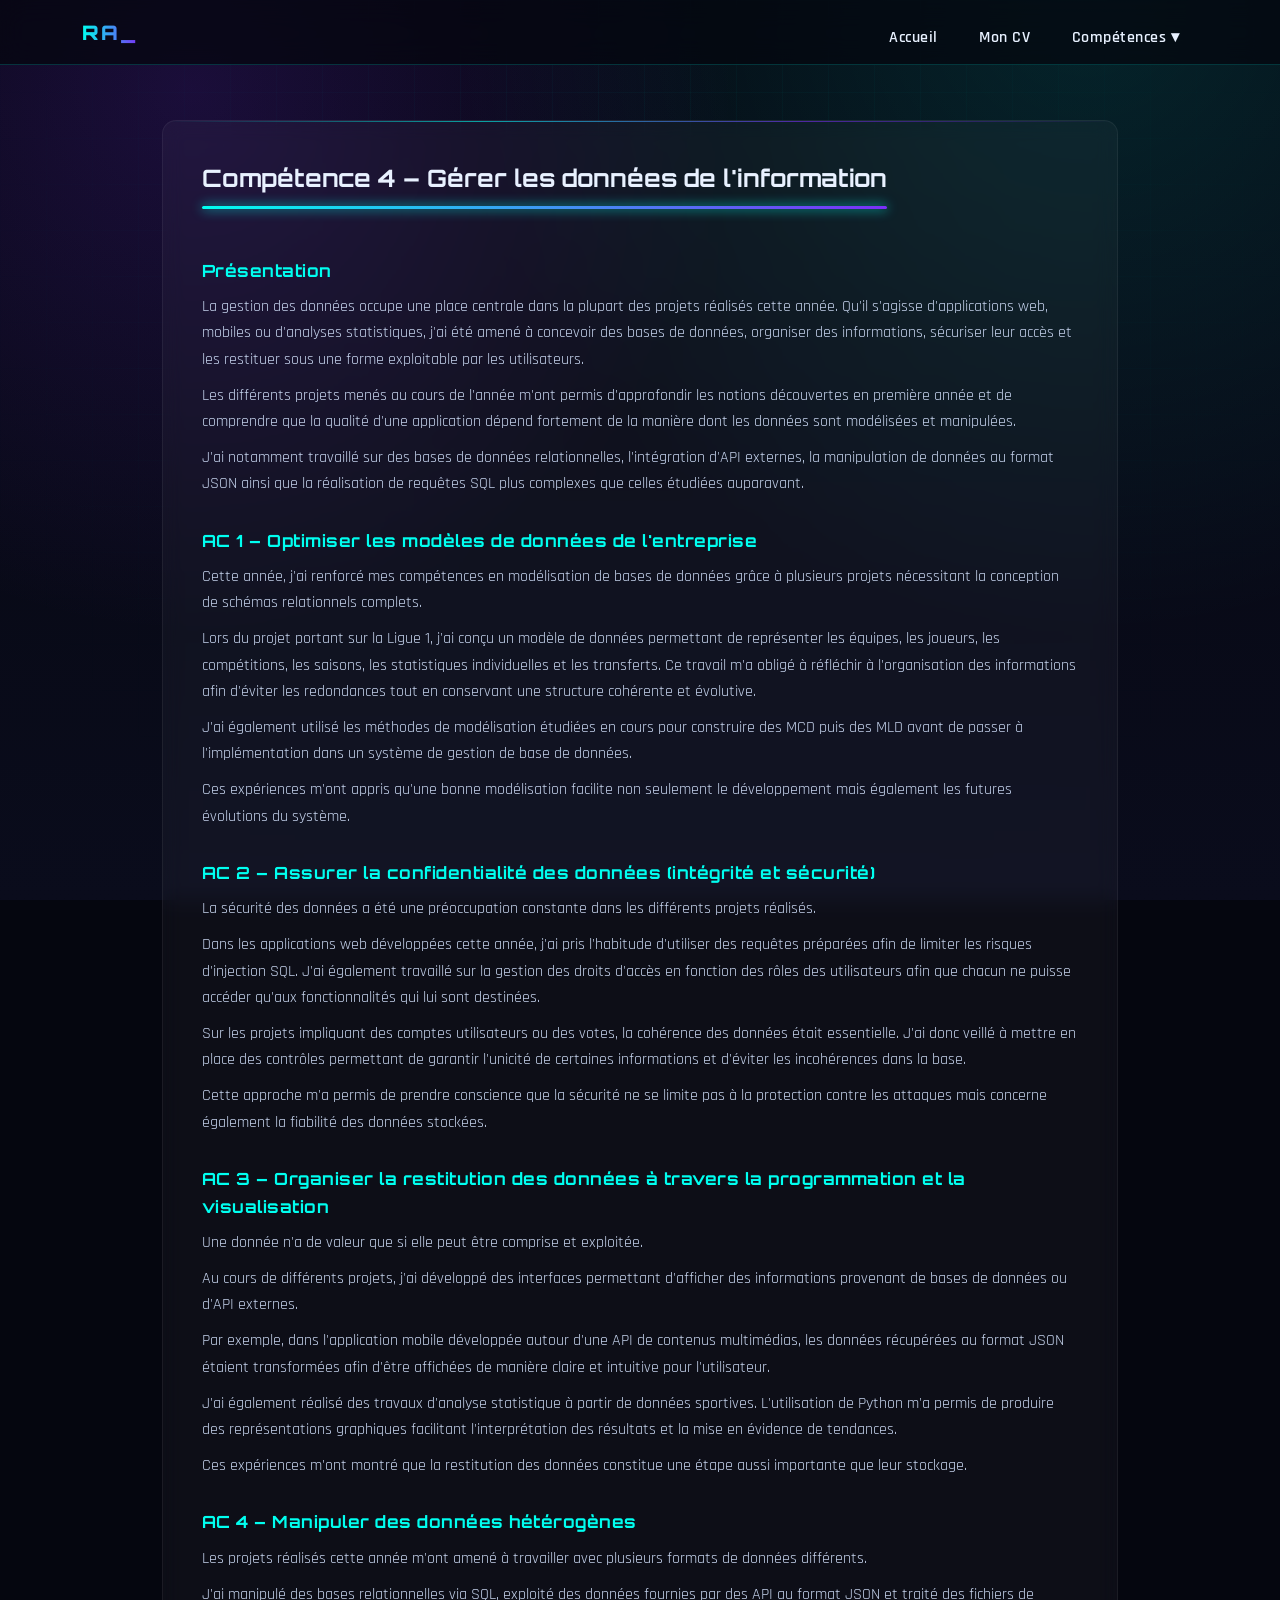
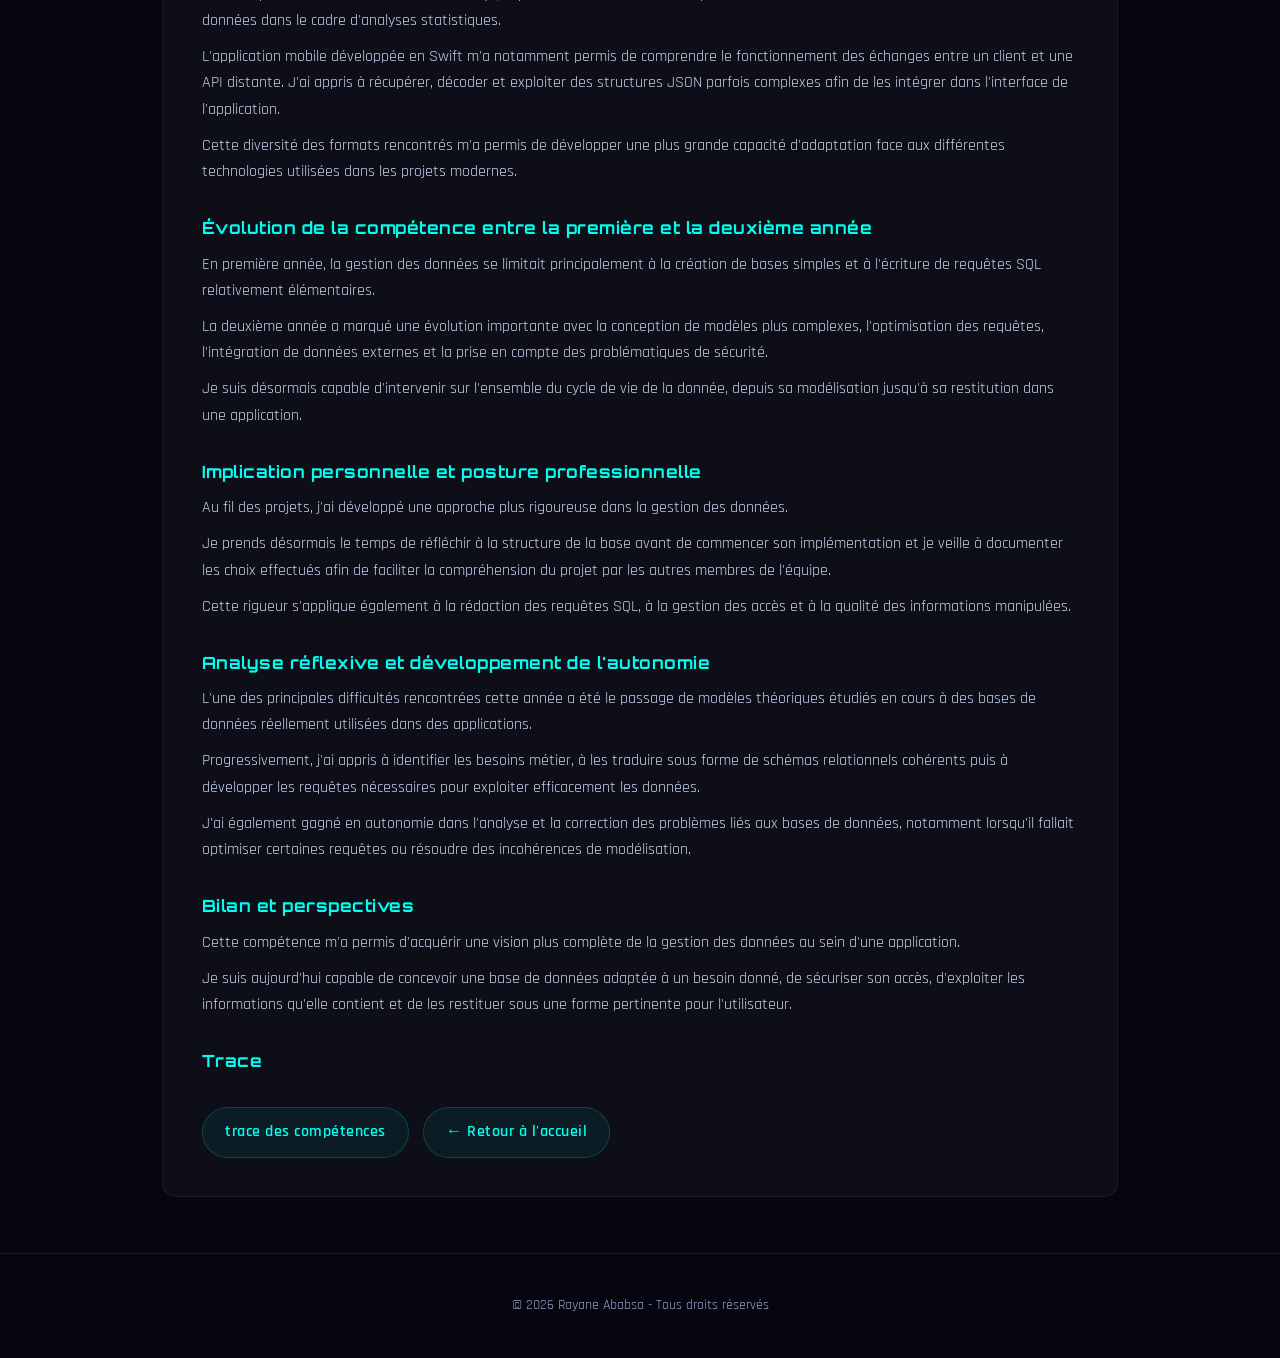
<file: competence4.html>
<!DOCTYPE html>
<html lang="fr">
<head>
    <meta charset="UTF-8">
    <meta name="viewport" content="width=device-width, initial-scale=1.0">
    <title>Compétence 4 - Gérer des données de l'information</title>

    <link rel="stylesheet" href="style.css">
</head>

<body>

<nav>
    <div class="nav-container">
        <a href="index.html" class="logo">RA_</a>
        <ul class="nav-links">
            <li><a href="index.html">Accueil</a></li>
            <li><a href="index.html#cv">Mon CV</a></li>
            <li class="dropdown">
                <a href="#">Compétences ▾</a>
                <ul class="dropdown-menu">
                    <li><a href="competence1.html">Compétence 1</a></li>
                    <li><a href="competence2.html">Compétence 2</a></li>
                    <li><a href="competence3.html">Compétence 3</a></li>
                    <li><a href="competence4.html">Compétence 4</a></li>
                    <li><a href="competence5.html">Compétence 5</a></li>
                    <li><a href="competence6.html">Compétence 6</a></li>
                </ul>
            </li>
        </ul>
    </div>
</nav>

<div class="container">
<section class="reveal">
    <h2>Compétence 4 – Gérer les données de l'information</h2>

    <h3>Présentation</h3>
    <p>
        La gestion des données occupe une place centrale dans la plupart des projets réalisés cette année. Qu'il s'agisse 
        d'applications web, mobiles ou d'analyses statistiques, j'ai été amené à concevoir des bases de données, organiser 
        des informations, sécuriser leur accès et les restituer sous une forme exploitable par les utilisateurs.
    </p>
    <p>
        Les différents projets menés au cours de l'année m'ont permis d'approfondir les notions découvertes en première 
        année et de comprendre que la qualité d'une application dépend fortement de la manière dont les données sont 
        modélisées et manipulées.
    </p>
    <p>
        J'ai notamment travaillé sur des bases de données relationnelles, l'intégration d'API externes, la manipulation de 
        données au format JSON ainsi que la réalisation de requêtes SQL plus complexes que celles étudiées auparavant.
    </p>

    <h3>AC 1 – Optimiser les modèles de données de l'entreprise</h3>
    <p>
        Cette année, j'ai renforcé mes compétences en modélisation de bases de données grâce à plusieurs projets nécessitant 
        la conception de schémas relationnels complets.
    </p>
    <p>
        Lors du projet portant sur la Ligue 1, j'ai conçu un modèle de données permettant de représenter les équipes, les 
        joueurs, les compétitions, les saisons, les statistiques individuelles et les transferts. Ce travail m'a obligé à 
        réfléchir à l'organisation des informations afin d'éviter les redondances tout en conservant une structure cohérente 
        et évolutive.
    </p>
    <p>
        J'ai également utilisé les méthodes de modélisation étudiées en cours pour construire des MCD puis des MLD avant de 
        passer à l'implémentation dans un système de gestion de base de données.
    </p>
    <p>
        Ces expériences m'ont appris qu'une bonne modélisation facilite non seulement le développement mais également les 
        futures évolutions du système.
    </p>

    <h3>AC 2 – Assurer la confidentialité des données (intégrité et sécurité)</h3>
    <p>
        La sécurité des données a été une préoccupation constante dans les différents projets réalisés.
    </p>
    <p>
        Dans les applications web développées cette année, j'ai pris l'habitude d'utiliser des requêtes préparées afin de 
        limiter les risques d'injection SQL. J'ai également travaillé sur la gestion des droits d'accès en fonction des 
        rôles des utilisateurs afin que chacun ne puisse accéder qu'aux fonctionnalités qui lui sont destinées.
    </p>
    <p>
        Sur les projets impliquant des comptes utilisateurs ou des votes, la cohérence des données était essentielle. J'ai 
        donc veillé à mettre en place des contrôles permettant de garantir l'unicité de certaines informations et d'éviter 
        les incohérences dans la base.
    </p>
    <p>
        Cette approche m'a permis de prendre conscience que la sécurité ne se limite pas à la protection contre les attaques 
        mais concerne également la fiabilité des données stockées.
    </p>

    <h3>AC 3 – Organiser la restitution des données à travers la programmation et la visualisation</h3>
    <p>
        Une donnée n'a de valeur que si elle peut être comprise et exploitée.
    </p>
    <p>
        Au cours de différents projets, j'ai développé des interfaces permettant d'afficher des informations provenant de 
        bases de données ou d'API externes.
    </p>
    <p>
        Par exemple, dans l'application mobile développée autour d'une API de contenus multimédias, les données récupérées 
        au format JSON étaient transformées afin d'être affichées de manière claire et intuitive pour l'utilisateur.
    </p>
    <p>
        J'ai également réalisé des travaux d'analyse statistique à partir de données sportives. L'utilisation de Python m'a 
        permis de produire des représentations graphiques facilitant l'interprétation des résultats et la mise en évidence 
        de tendances.
    </p>
    <p>
        Ces expériences m'ont montré que la restitution des données constitue une étape aussi importante que leur stockage.
    </p>

    <h3>AC 4 – Manipuler des données hétérogènes</h3>
    <p>
        Les projets réalisés cette année m'ont amené à travailler avec plusieurs formats de données différents.
    </p>
    <p>
        J'ai manipulé des bases relationnelles via SQL, exploité des données fournies par des API au format JSON et traité 
        des fichiers de données dans le cadre d'analyses statistiques.
    </p>
    <p>
        L'application mobile développée en Swift m'a notamment permis de comprendre le fonctionnement des échanges entre un 
        client et une API distante. J'ai appris à récupérer, décoder et exploiter des structures JSON parfois complexes afin 
        de les intégrer dans l'interface de l'application.
    </p>
    <p>
        Cette diversité des formats rencontrés m'a permis de développer une plus grande capacité d'adaptation face aux 
        différentes technologies utilisées dans les projets modernes.
    </p>

    <h3>Évolution de la compétence entre la première et la deuxième année</h3>
    <p>
        En première année, la gestion des données se limitait principalement à la création de bases simples et à l'écriture 
        de requêtes SQL relativement élémentaires.
    </p>
    <p>
        La deuxième année a marqué une évolution importante avec la conception de modèles plus complexes, l'optimisation des 
        requêtes, l'intégration de données externes et la prise en compte des problématiques de sécurité.
    </p>
    <p>
        Je suis désormais capable d'intervenir sur l'ensemble du cycle de vie de la donnée, depuis sa modélisation jusqu'à 
        sa restitution dans une application.
    </p>

    <h3>Implication personnelle et posture professionnelle</h3>
    <p>
        Au fil des projets, j'ai développé une approche plus rigoureuse dans la gestion des données.
    </p>
    <p>
        Je prends désormais le temps de réfléchir à la structure de la base avant de commencer son implémentation et je 
        veille à documenter les choix effectués afin de faciliter la compréhension du projet par les autres membres de 
        l'équipe.
    </p>
    <p>
        Cette rigueur s'applique également à la rédaction des requêtes SQL, à la gestion des accès et à la qualité des 
        informations manipulées.
    </p>

    <h3>Analyse réflexive et développement de l'autonomie</h3>
    <p>
        L'une des principales difficultés rencontrées cette année a été le passage de modèles théoriques étudiés en cours à 
        des bases de données réellement utilisées dans des applications.
    </p>
    <p>
        Progressivement, j'ai appris à identifier les besoins métier, à les traduire sous forme de schémas relationnels 
        cohérents puis à développer les requêtes nécessaires pour exploiter efficacement les données.
    </p>
    <p>
        J'ai également gagné en autonomie dans l'analyse et la correction des problèmes liés aux bases de données, notamment 
        lorsqu'il fallait optimiser certaines requêtes ou résoudre des incohérences de modélisation.
    </p>

    <h3>Bilan et perspectives</h3>
    <p>
        Cette compétence m'a permis d'acquérir une vision plus complète de la gestion des données au sein d'une application.
    </p>
    <p>
        Je suis aujourd'hui capable de concevoir une base de données adaptée à un besoin donné, de sécuriser son accès, 
        d'exploiter les informations qu'elle contient et de les restituer sous une forme pertinente pour l'utilisateur.
    </p>
<h3>Trace</h3>

    <a href="trace.html" class="back-btn">trace des compétences</a>
    <a href="index.html" class="back-btn">← Retour à l'accueil</a>
</section>

</div>

<footer>
    <p>&copy; 2026 Rayane Ababsa - Tous droits réservés</p>
</footer>

    <script src="script.js"></script>
</body>
</html>
</file>
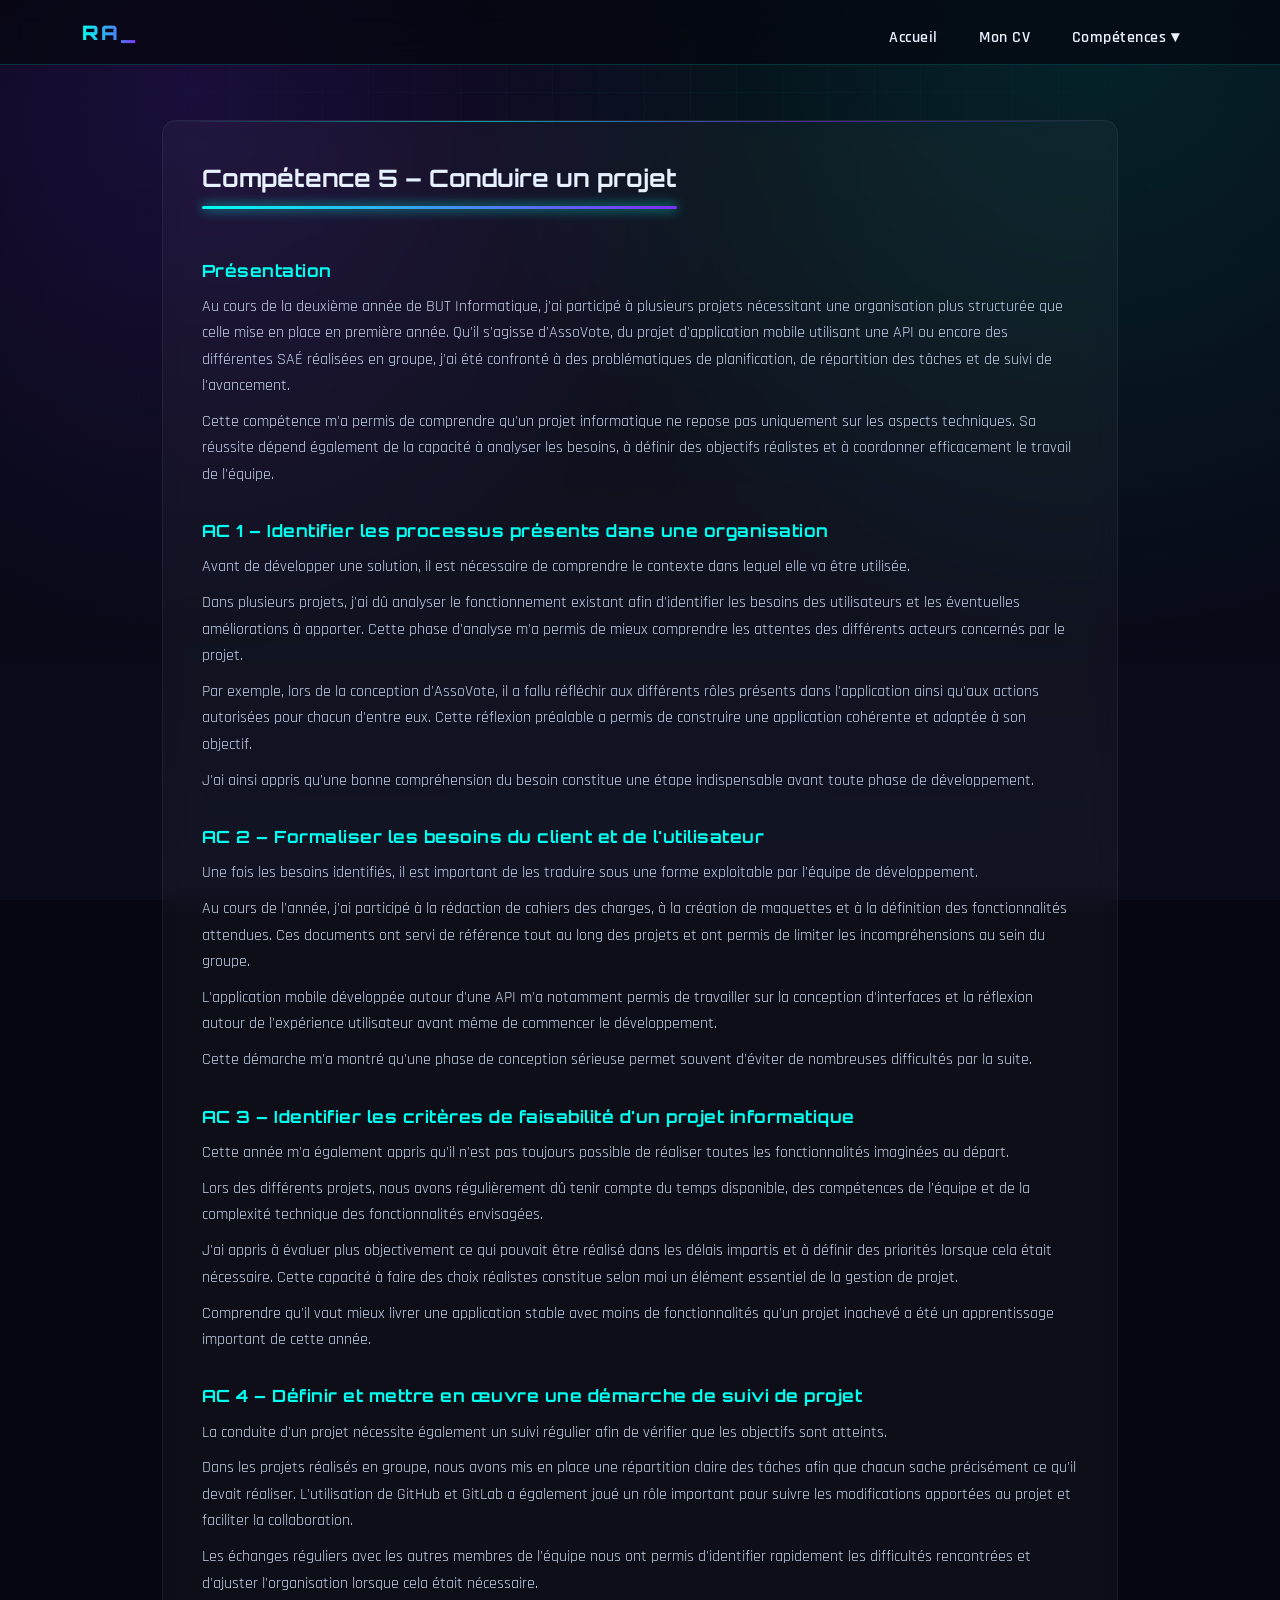
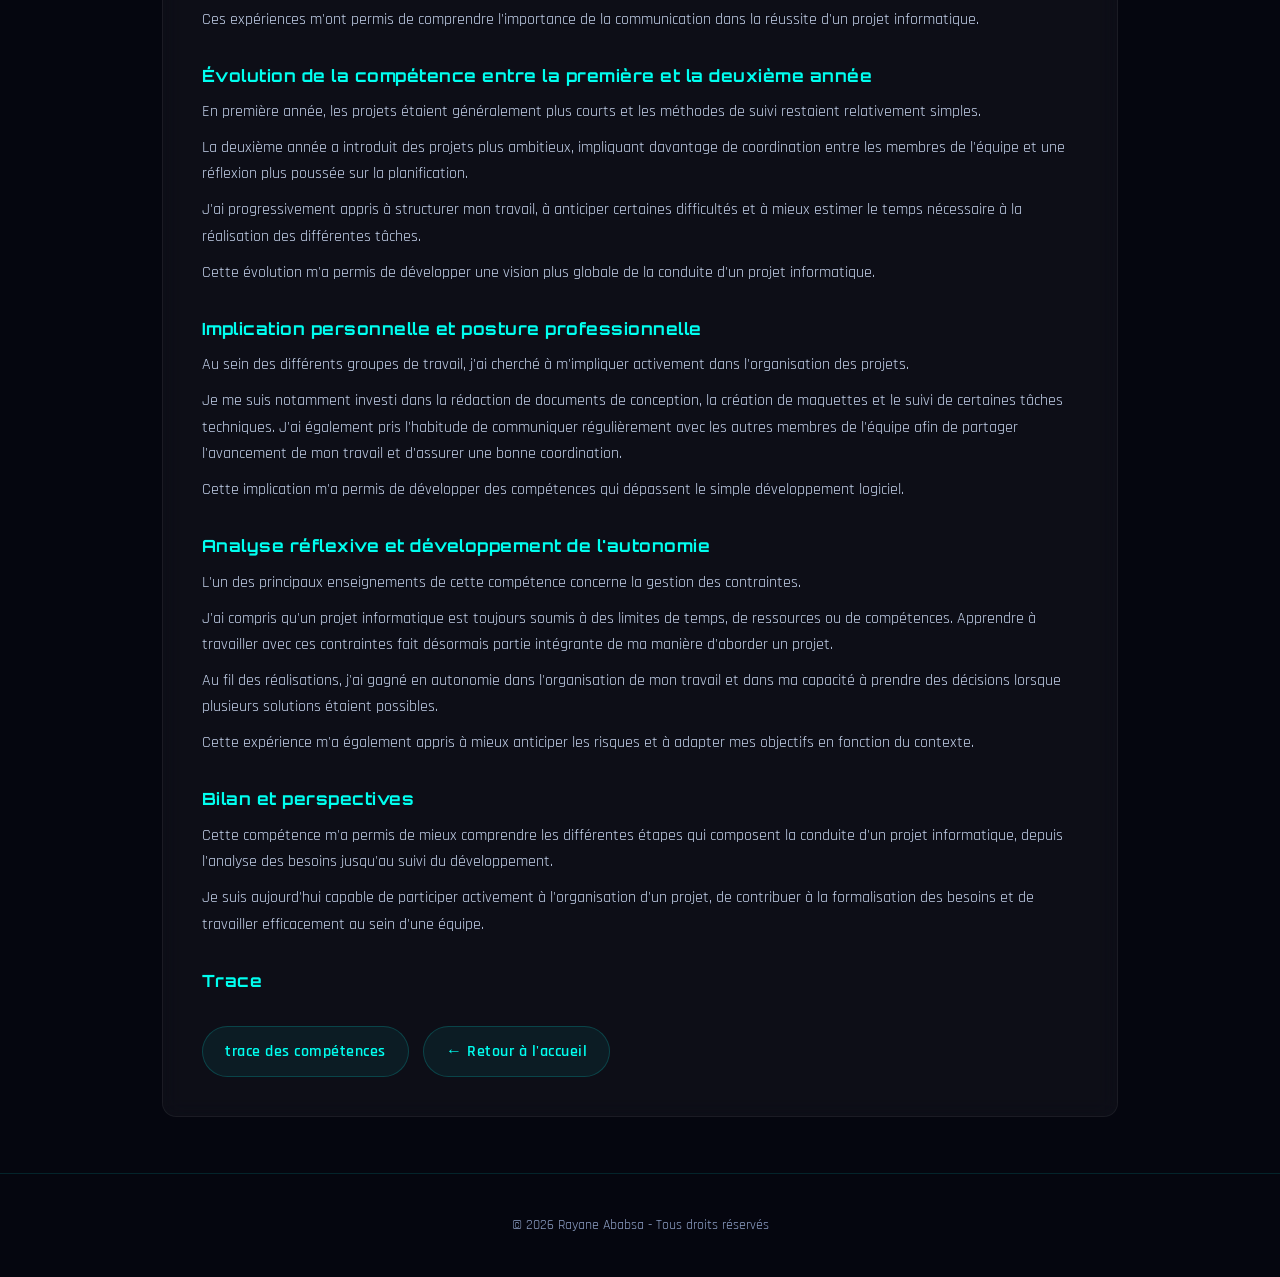
<file: competence5.html>
<!DOCTYPE html>
<html lang="fr">
<head>
    <meta charset="UTF-8">
    <meta name="viewport" content="width=device-width, initial-scale=1.0">
    <title>Compétence 5 - Conduire un projet</title>

    <link rel="stylesheet" href="style.css">
</head>

<body>

<nav>
    <div class="nav-container">
        <a href="index.html" class="logo">RA_</a>
        <ul class="nav-links">
            <li><a href="index.html">Accueil</a></li>
            <li><a href="index.html#cv">Mon CV</a></li>
            <li class="dropdown">
                <a href="#">Compétences ▾</a>
                <ul class="dropdown-menu">
                    <li><a href="competence1.html">Compétence 1</a></li>
                    <li><a href="competence2.html">Compétence 2</a></li>
                    <li><a href="competence3.html">Compétence 3</a></li>
                    <li><a href="competence4.html">Compétence 4</a></li>
                    <li><a href="competence5.html">Compétence 5</a></li>
                    <li><a href="competence6.html">Compétence 6</a></li>
                </ul>
            </li>
        </ul>
    </div>
</nav>
<div class="container">
<section class="reveal">
    <h2>Compétence 5 – Conduire un projet</h2>

    <h3>Présentation</h3>
    <p>
        Au cours de la deuxième année de BUT Informatique, j'ai participé à plusieurs projets nécessitant une organisation 
        plus structurée que celle mise en place en première année. Qu'il s'agisse d'AssoVote, du projet d'application mobile 
        utilisant une API ou encore des différentes SAÉ réalisées en groupe, j'ai été confronté à des problématiques de 
        planification, de répartition des tâches et de suivi de l'avancement.
    </p>
    <p>
        Cette compétence m'a permis de comprendre qu'un projet informatique ne repose pas uniquement sur les aspects 
        techniques. Sa réussite dépend également de la capacité à analyser les besoins, à définir des objectifs réalistes 
        et à coordonner efficacement le travail de l'équipe.
    </p>

    <h3>AC 1 – Identifier les processus présents dans une organisation</h3>
    <p>
        Avant de développer une solution, il est nécessaire de comprendre le contexte dans lequel elle va être utilisée.
    </p>
    <p>
        Dans plusieurs projets, j'ai dû analyser le fonctionnement existant afin d'identifier les besoins des utilisateurs 
        et les éventuelles améliorations à apporter. Cette phase d'analyse m'a permis de mieux comprendre les attentes des 
        différents acteurs concernés par le projet.
    </p>
    <p>
        Par exemple, lors de la conception d'AssoVote, il a fallu réfléchir aux différents rôles présents dans 
        l'application ainsi qu'aux actions autorisées pour chacun d'entre eux. Cette réflexion préalable a permis de 
        construire une application cohérente et adaptée à son objectif.
    </p>
    <p>
        J'ai ainsi appris qu'une bonne compréhension du besoin constitue une étape indispensable avant toute phase de 
        développement.
    </p>

    <h3>AC 2 – Formaliser les besoins du client et de l'utilisateur</h3>
    <p>
        Une fois les besoins identifiés, il est important de les traduire sous une forme exploitable par l'équipe de 
        développement.
    </p>
    <p>
        Au cours de l'année, j'ai participé à la rédaction de cahiers des charges, à la création de maquettes et à la 
        définition des fonctionnalités attendues. Ces documents ont servi de référence tout au long des projets et ont 
        permis de limiter les incompréhensions au sein du groupe.
    </p>
    <p>
        L'application mobile développée autour d'une API m'a notamment permis de travailler sur la conception d'interfaces 
        et la réflexion autour de l'expérience utilisateur avant même de commencer le développement.
    </p>
    <p>
        Cette démarche m'a montré qu'une phase de conception sérieuse permet souvent d'éviter de nombreuses difficultés par 
        la suite.
    </p>

    <h3>AC 3 – Identifier les critères de faisabilité d'un projet informatique</h3>
    <p>
        Cette année m'a également appris qu'il n'est pas toujours possible de réaliser toutes les fonctionnalités imaginées 
        au départ.
    </p>
    <p>
        Lors des différents projets, nous avons régulièrement dû tenir compte du temps disponible, des compétences de 
        l'équipe et de la complexité technique des fonctionnalités envisagées.
    </p>
    <p>
        J'ai appris à évaluer plus objectivement ce qui pouvait être réalisé dans les délais impartis et à définir des 
        priorités lorsque cela était nécessaire. Cette capacité à faire des choix réalistes constitue selon moi un élément 
        essentiel de la gestion de projet.
    </p>
    <p>
        Comprendre qu'il vaut mieux livrer une application stable avec moins de fonctionnalités qu'un projet inachevé a été 
        un apprentissage important de cette année.
    </p>

    <h3>AC 4 – Définir et mettre en œuvre une démarche de suivi de projet</h3>
    <p>
        La conduite d'un projet nécessite également un suivi régulier afin de vérifier que les objectifs sont atteints.
    </p>
    <p>
        Dans les projets réalisés en groupe, nous avons mis en place une répartition claire des tâches afin que chacun 
        sache précisément ce qu'il devait réaliser. L'utilisation de GitHub et GitLab a également joué un rôle important 
        pour suivre les modifications apportées au projet et faciliter la collaboration.
    </p>
    <p>
        Les échanges réguliers avec les autres membres de l'équipe nous ont permis d'identifier rapidement les difficultés 
        rencontrées et d'ajuster l'organisation lorsque cela était nécessaire.
    </p>
    <p>
        Ces expériences m'ont permis de comprendre l'importance de la communication dans la réussite d'un projet 
        informatique.
    </p>

    <h3>Évolution de la compétence entre la première et la deuxième année</h3>
    <p>
        En première année, les projets étaient généralement plus courts et les méthodes de suivi restaient relativement 
        simples.
    </p>
    <p>
        La deuxième année a introduit des projets plus ambitieux, impliquant davantage de coordination entre les membres 
        de l'équipe et une réflexion plus poussée sur la planification.
    </p>
    <p>
        J'ai progressivement appris à structurer mon travail, à anticiper certaines difficultés et à mieux estimer le temps 
        nécessaire à la réalisation des différentes tâches.
    </p>
    <p>
        Cette évolution m'a permis de développer une vision plus globale de la conduite d'un projet informatique.
    </p>

    <h3>Implication personnelle et posture professionnelle</h3>
    <p>
        Au sein des différents groupes de travail, j'ai cherché à m'impliquer activement dans l'organisation des projets.
    </p>
    <p>
        Je me suis notamment investi dans la rédaction de documents de conception, la création de maquettes et le suivi de 
        certaines tâches techniques. J'ai également pris l'habitude de communiquer régulièrement avec les autres membres de 
        l'équipe afin de partager l'avancement de mon travail et d'assurer une bonne coordination.
    </p>
    <p>
        Cette implication m'a permis de développer des compétences qui dépassent le simple développement logiciel.
    </p>

    <h3>Analyse réflexive et développement de l'autonomie</h3>
    <p>
        L'un des principaux enseignements de cette compétence concerne la gestion des contraintes.
    </p>
    <p>
        J'ai compris qu'un projet informatique est toujours soumis à des limites de temps, de ressources ou de compétences. 
        Apprendre à travailler avec ces contraintes fait désormais partie intégrante de ma manière d'aborder un projet.
    </p>
    <p>
        Au fil des réalisations, j'ai gagné en autonomie dans l'organisation de mon travail et dans ma capacité à prendre 
        des décisions lorsque plusieurs solutions étaient possibles.
    </p>
    <p>
        Cette expérience m'a également appris à mieux anticiper les risques et à adapter mes objectifs en fonction du 
        contexte.
    </p>

    <h3>Bilan et perspectives</h3>
    <p>
        Cette compétence m'a permis de mieux comprendre les différentes étapes qui composent la conduite d'un projet 
        informatique, depuis l'analyse des besoins jusqu'au suivi du développement.
    </p>
    <p>
        Je suis aujourd'hui capable de participer activement à l'organisation d'un projet, de contribuer à la formalisation 
        des besoins et de travailler efficacement au sein d'une équipe.
    </p>
    <h3>Trace</h3>

    <a href="trace.html" class="back-btn">trace des compétences</a>
    <a href="index.html" class="back-btn">← Retour à l'accueil</a>
</section>


</div>

<footer>
    <p>&copy; 2026 Rayane Ababsa - Tous droits réservés</p>
</footer>

    <script src="script.js"></script>
</body>
</html>
</file>
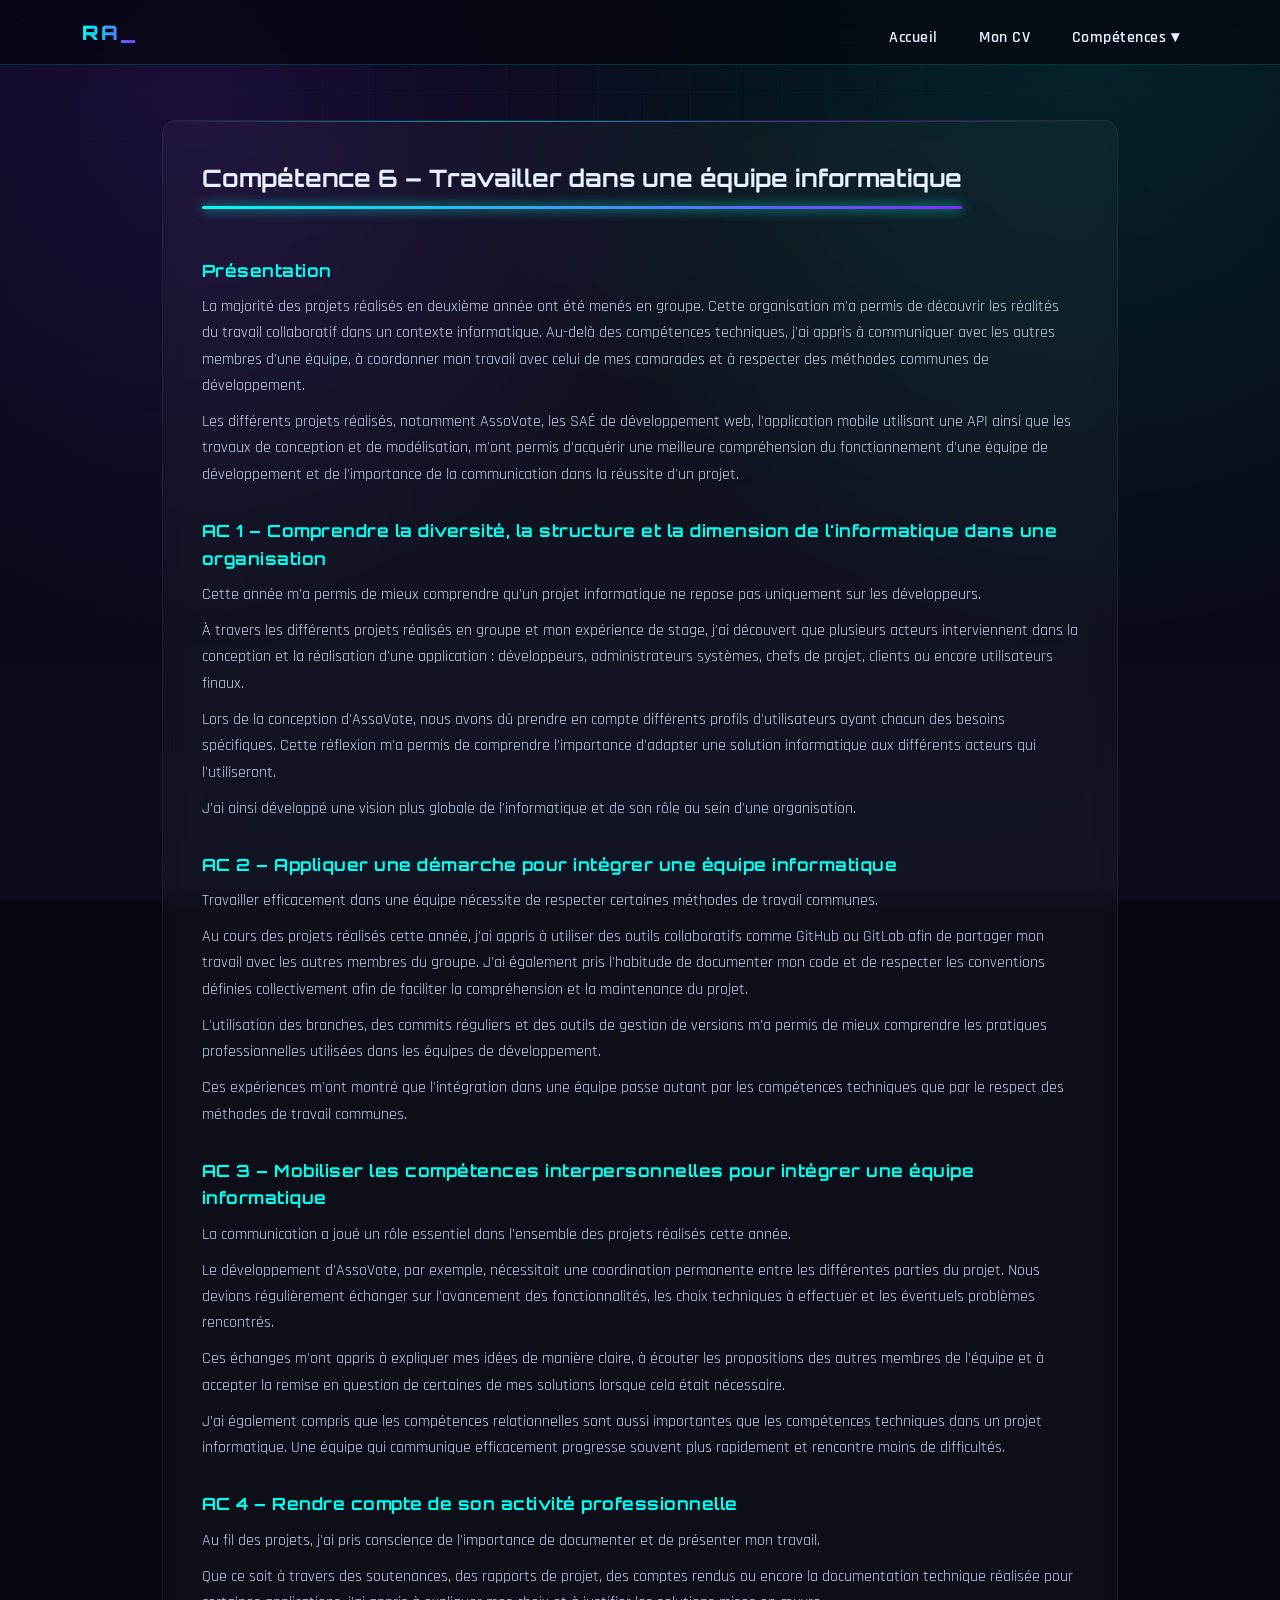
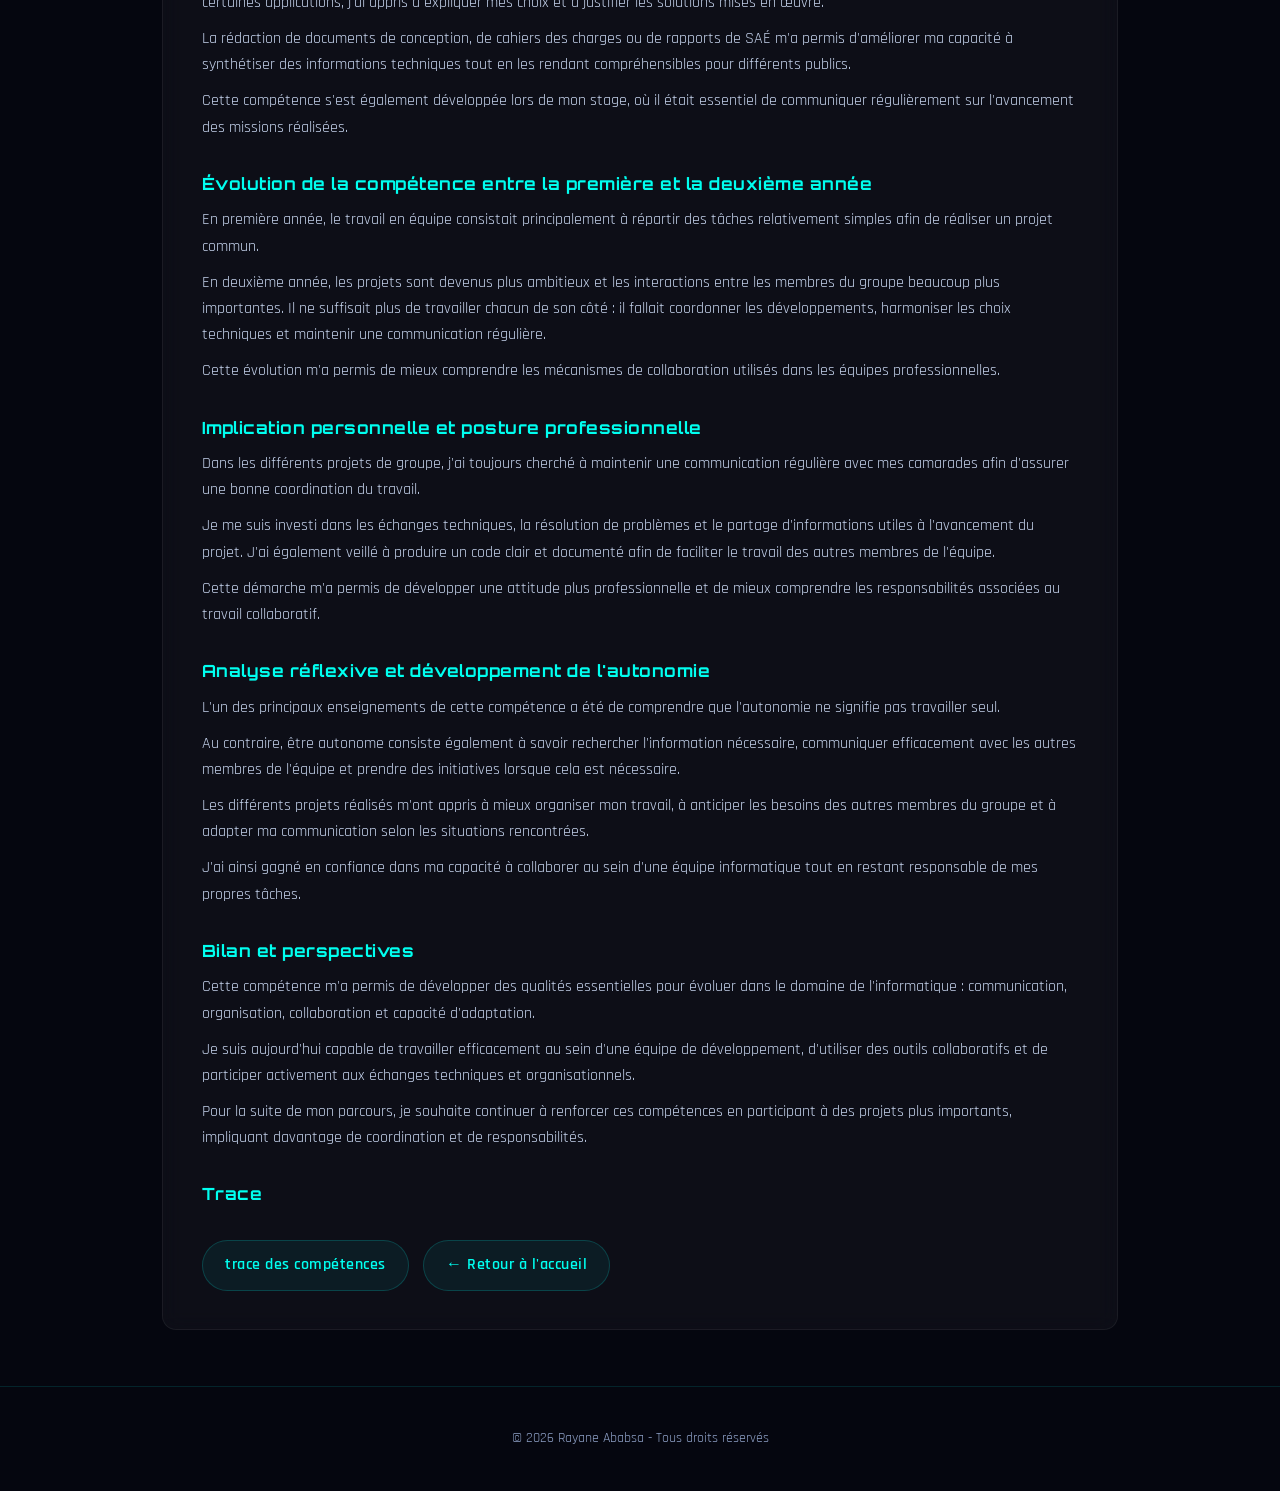
<file: competence6.html>
<!DOCTYPE html>
<html lang="fr">
<head>
    <meta charset="UTF-8">
    <meta name="viewport" content="width=device-width, initial-scale=1.0">
    <title>Compétence 6 - Travailler dans une équipe informatique</title>

    <link rel="stylesheet" href="style.css">
</head>

<body>

<nav>
    <div class="nav-container">
        <a href="index.html" class="logo">RA_</a>
        <ul class="nav-links">
            <li><a href="index.html">Accueil</a></li>
            <li><a href="index.html#cv">Mon CV</a></li>
            <li class="dropdown">
                <a href="#">Compétences ▾</a>
                <ul class="dropdown-menu">
                    <li><a href="competence1.html">Compétence 1</a></li>
                    <li><a href="competence2.html">Compétence 2</a></li>
                    <li><a href="competence3.html">Compétence 3</a></li>
                    <li><a href="competence4.html">Compétence 4</a></li>
                    <li><a href="competence5.html">Compétence 5</a></li>
                    <li><a href="competence6.html">Compétence 6</a></li>
                </ul>
            </li>
        </ul>
    </div>
</nav>

<div class="container">
<section class="reveal">
    <h2>Compétence 6 – Travailler dans une équipe informatique</h2>

    <h3>Présentation</h3>
    <p>
        La majorité des projets réalisés en deuxième année ont été menés en groupe. Cette organisation m'a permis de 
        découvrir les réalités du travail collaboratif dans un contexte informatique. Au-delà des compétences techniques, 
        j'ai appris à communiquer avec les autres membres d'une équipe, à coordonner mon travail avec celui de mes 
        camarades et à respecter des méthodes communes de développement.
    </p>
    <p>
        Les différents projets réalisés, notamment AssoVote, les SAÉ de développement web, l'application mobile utilisant 
        une API ainsi que les travaux de conception et de modélisation, m'ont permis d'acquérir une meilleure compréhension 
        du fonctionnement d'une équipe de développement et de l'importance de la communication dans la réussite d'un projet.
    </p>

    <h3>AC 1 – Comprendre la diversité, la structure et la dimension de l'informatique dans une organisation</h3>
    <p>
        Cette année m'a permis de mieux comprendre qu'un projet informatique ne repose pas uniquement sur les développeurs.
    </p>
    <p>
        À travers les différents projets réalisés en groupe et mon expérience de stage, j'ai découvert que plusieurs acteurs 
        interviennent dans la conception et la réalisation d'une application : développeurs, administrateurs systèmes, chefs 
        de projet, clients ou encore utilisateurs finaux.
    </p>
    <p>
        Lors de la conception d'AssoVote, nous avons dû prendre en compte différents profils d'utilisateurs ayant chacun des 
        besoins spécifiques. Cette réflexion m'a permis de comprendre l'importance d'adapter une solution informatique aux 
        différents acteurs qui l'utiliseront.
    </p>
    <p>
        J'ai ainsi développé une vision plus globale de l'informatique et de son rôle au sein d'une organisation.
    </p>

    <h3>AC 2 – Appliquer une démarche pour intégrer une équipe informatique</h3>
    <p>
        Travailler efficacement dans une équipe nécessite de respecter certaines méthodes de travail communes.
    </p>
    <p>
        Au cours des projets réalisés cette année, j'ai appris à utiliser des outils collaboratifs comme GitHub ou GitLab 
        afin de partager mon travail avec les autres membres du groupe. J'ai également pris l'habitude de documenter mon 
        code et de respecter les conventions définies collectivement afin de faciliter la compréhension et la maintenance 
        du projet.
    </p>
    <p>
        L'utilisation des branches, des commits réguliers et des outils de gestion de versions m'a permis de mieux 
        comprendre les pratiques professionnelles utilisées dans les équipes de développement.
    </p>
    <p>
        Ces expériences m'ont montré que l'intégration dans une équipe passe autant par les compétences techniques que par 
        le respect des méthodes de travail communes.
    </p>

    <h3>AC 3 – Mobiliser les compétences interpersonnelles pour intégrer une équipe informatique</h3>
    <p>
        La communication a joué un rôle essentiel dans l'ensemble des projets réalisés cette année.
    </p>
    <p>
        Le développement d'AssoVote, par exemple, nécessitait une coordination permanente entre les différentes parties du 
        projet. Nous devions régulièrement échanger sur l'avancement des fonctionnalités, les choix techniques à effectuer 
        et les éventuels problèmes rencontrés.
    </p>
    <p>
        Ces échanges m'ont appris à expliquer mes idées de manière claire, à écouter les propositions des autres membres de 
        l'équipe et à accepter la remise en question de certaines de mes solutions lorsque cela était nécessaire.
    </p>
    <p>
        J'ai également compris que les compétences relationnelles sont aussi importantes que les compétences techniques 
        dans un projet informatique. Une équipe qui communique efficacement progresse souvent plus rapidement et rencontre 
        moins de difficultés.
    </p>

    <h3>AC 4 – Rendre compte de son activité professionnelle</h3>
    <p>
        Au fil des projets, j'ai pris conscience de l'importance de documenter et de présenter mon travail.
    </p>
    <p>
        Que ce soit à travers des soutenances, des rapports de projet, des comptes rendus ou encore la documentation 
        technique réalisée pour certaines applications, j'ai appris à expliquer mes choix et à justifier les solutions 
        mises en œuvre.
    </p>
    <p>
        La rédaction de documents de conception, de cahiers des charges ou de rapports de SAÉ m'a permis d'améliorer ma 
        capacité à synthétiser des informations techniques tout en les rendant compréhensibles pour différents publics.
    </p>
    <p>
        Cette compétence s'est également développée lors de mon stage, où il était essentiel de communiquer régulièrement 
        sur l'avancement des missions réalisées.
    </p>

    <h3>Évolution de la compétence entre la première et la deuxième année</h3>
    <p>
        En première année, le travail en équipe consistait principalement à répartir des tâches relativement simples afin 
        de réaliser un projet commun.
    </p>
    <p>
        En deuxième année, les projets sont devenus plus ambitieux et les interactions entre les membres du groupe beaucoup 
        plus importantes. Il ne suffisait plus de travailler chacun de son côté : il fallait coordonner les développements, 
        harmoniser les choix techniques et maintenir une communication régulière.
    </p>
    <p>
        Cette évolution m'a permis de mieux comprendre les mécanismes de collaboration utilisés dans les équipes 
        professionnelles.
    </p>

    <h3>Implication personnelle et posture professionnelle</h3>
    <p>
        Dans les différents projets de groupe, j'ai toujours cherché à maintenir une communication régulière avec mes 
        camarades afin d'assurer une bonne coordination du travail.
    </p>
    <p>
        Je me suis investi dans les échanges techniques, la résolution de problèmes et le partage d'informations utiles à 
        l'avancement du projet. J'ai également veillé à produire un code clair et documenté afin de faciliter le travail 
        des autres membres de l'équipe.
    </p>
    <p>
        Cette démarche m'a permis de développer une attitude plus professionnelle et de mieux comprendre les 
        responsabilités associées au travail collaboratif.
    </p>

    <h3>Analyse réflexive et développement de l'autonomie</h3>
    <p>
        L'un des principaux enseignements de cette compétence a été de comprendre que l'autonomie ne signifie pas travailler 
        seul.
    </p>
    <p>
        Au contraire, être autonome consiste également à savoir rechercher l'information nécessaire, communiquer 
        efficacement avec les autres membres de l'équipe et prendre des initiatives lorsque cela est nécessaire.
    </p>
    <p>
        Les différents projets réalisés m'ont appris à mieux organiser mon travail, à anticiper les besoins des autres 
        membres du groupe et à adapter ma communication selon les situations rencontrées.
    </p>
    <p>
        J'ai ainsi gagné en confiance dans ma capacité à collaborer au sein d'une équipe informatique tout en restant 
        responsable de mes propres tâches.
    </p>

    <h3>Bilan et perspectives</h3>
    <p>
        Cette compétence m'a permis de développer des qualités essentielles pour évoluer dans le domaine de l'informatique : 
        communication, organisation, collaboration et capacité d'adaptation.
    </p>
    <p>
        Je suis aujourd'hui capable de travailler efficacement au sein d'une équipe de développement, d'utiliser des outils 
        collaboratifs et de participer activement aux échanges techniques et organisationnels.
    </p>
    <p>
        Pour la suite de mon parcours, je souhaite continuer à renforcer ces compétences en participant à des projets plus 
        importants, impliquant davantage de coordination et de responsabilités.
    </p>
    <h3>Trace</h3>

    <a href="trace.html" class="back-btn">trace des compétences</a>

    <a href="index.html" class="back-btn">← Retour à l'accueil</a>
</section>

</div>

<footer>
    <p>&copy; 2026 Rayane Ababsa - Tous droits réservés</p>
</footer>

    <script src="script.js"></script>
</body>
</html>
</file>
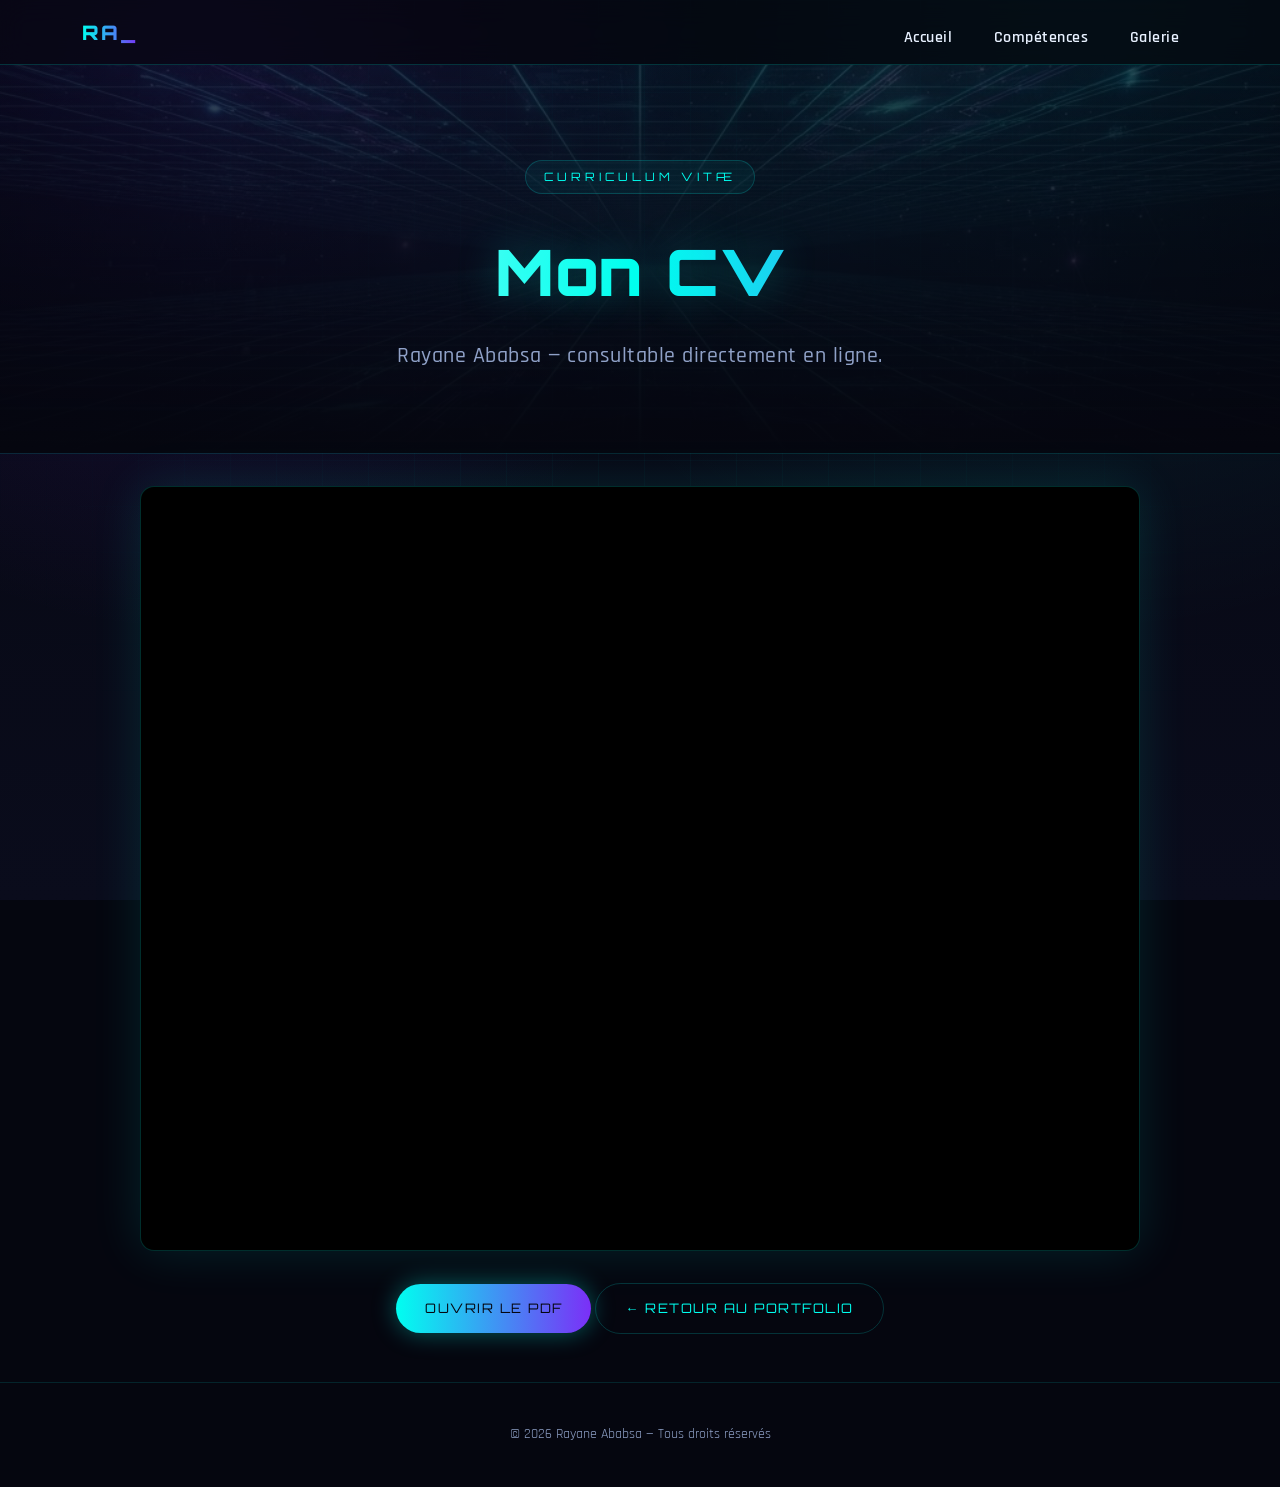
<file: cv.html>
<!DOCTYPE html>
<html lang="fr">
<head>
    <meta charset="UTF-8">
    <meta name="viewport" content="width=device-width, initial-scale=1.0">
    <title>Mon CV — Rayane Ababsa</title>
    <meta name="description" content="CV en ligne de Rayane Ababsa, étudiant en BUT Informatique.">
    <meta name="theme-color" content="#05060f">
    <link rel="stylesheet" href="style.css">
</head>

<body>

    <nav>
        <div class="nav-container">
            <a href="index.html" class="logo">RA_</a>
            <ul class="nav-links">
                <li><a href="index.html">Accueil</a></li>
                <li><a href="index.html#competences">Compétences</a></li>
                <li><a href="trace.html">Galerie</a></li>
            </ul>
        </div>
    </nav>

    <header>
        <span class="eyebrow">Curriculum Vitæ</span>
        <h1>Mon CV</h1>
        <p>Rayane Ababsa — consultable directement en ligne.</p>
    </header>

    <div class="pdf-container">
        <iframe src="cv.pdf#toolbar=0&navpanes=0&scrollbar=0" title="CV de Rayane Ababsa"></iframe>
    </div>

    <div style="text-align:center; margin-bottom:3rem;">
        <a href="cv.pdf" target="_blank" rel="noopener" class="btn btn-primary">Ouvrir le PDF</a>
        <a href="index.html" class="btn btn-ghost">← Retour au portfolio</a>
    </div>

    <footer>
        <p>&copy; 2026 Rayane Ababsa — Tous droits réservés</p>
    </footer>

    <script src="script.js"></script>
</body>
</html>
</file>
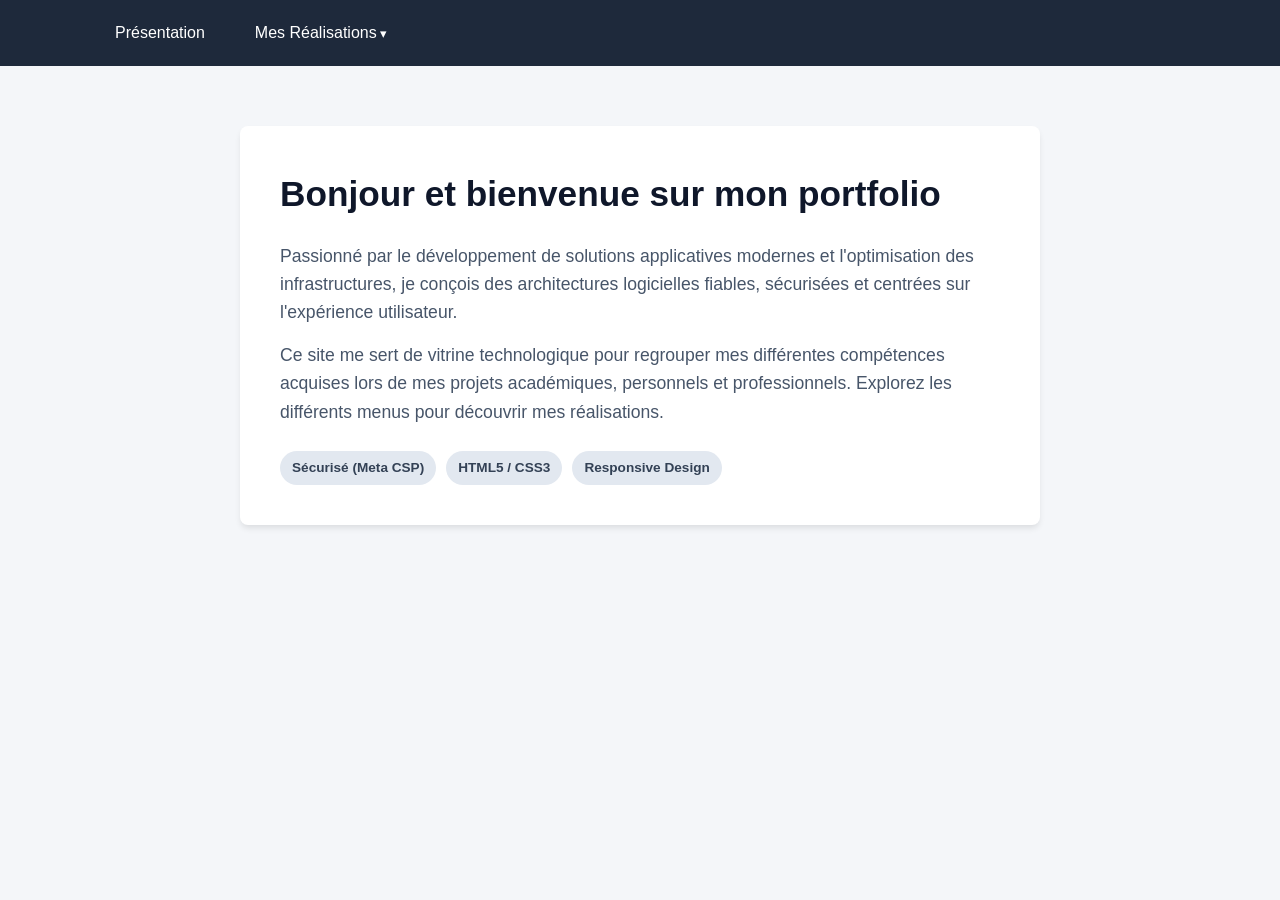
<file: porfolio.html>
<!DOCTYPE html>
<html lang="fr">
<head>
    <meta charset="UTF-8">
    <meta name="viewport" content="width=device-width, initial-scale=1.0">
    <title>Mon Portfolio Sécurisé</title>

    <!-- 
      SÉCURITÉ HTML : Politique de sécurité du contenu (CSP). 
      Elle interdit l'exécution de scripts externes non autorisés pour bloquer les failles XSS.
    -->
    <meta http-equiv="Content-Security-Policy" content="default-src 'self'; style-src 'self' 'unsafe-inline'; img-src 'self' data:;">

    <style>
        /* --- Styles de base et reset --- */
        * {
            box-sizing: border-box;
            margin: 0;
            padding: 0;
            font-family: 'Segoe UI', Tahoma, Geneva, Verdana, sans-serif;
        }

        body {
            background-color: #f4f6f9;
            color: #333;
            line-height: 1.6;
        }

        /* --- Barre de navigation (Menu) --- */
        nav {
            background-color: #1e293b;
            display: block;
        }

        .menu-container {
            max-width: 1100px;
            margin: 0 auto;
            display: flex;
            list-style: none;
        }

        .menu-item {
            position: relative;
        }

        .menu-item a {
            display: block;
            color: #fff;
            padding: 20px 25px;
            text-decoration: none;
            transition: background 0.3s ease;
        }

        .menu-item a:hover {
            background-color: #334155;
        }

        /* --- Menu Déroulant --- */
        .dropdown-content {
            display: none;
            position: absolute;
            top: 100%;
            left: 0;
            background-color: #fff;
            min-width: 240px;
            box-shadow: 0px 8px 16px rgba(0,0,0,0.1);
            z-index: 100;
            list-style: none;
            border-radius: 0 0 4px 4px;
            overflow: hidden;
        }

        .dropdown-content li a {
            color: #334155;
            padding: 12px 20px;
            border-bottom: 1px solid #f1f5f9;
        }

        .dropdown-content li a:hover {
            background-color: #f8fafc;
            color: #0f172a;
        }

        /* Affichage du menu déroulant au survol */
        .dropdown:hover .dropdown-content {
            display: block;
        }

        /* Indicateur visuel pour le menu déroulant */
        .dropdown > a::after {
            content: ' ▾';
            font-size: 0.8rem;
        }

        /* --- Contenu Principal --- */
        .main-container {
            max-width: 800px;
            margin: 60px auto;
            padding: 40px;
            background: #fff;
            border-radius: 8px;
            box-shadow: 0 4px 6px -1px rgba(0, 0, 0, 0.1);
        }

        h1 {
            color: #0f172a;
            margin-bottom: 20px;
            font-size: 2.2rem;
        }

        p {
            margin-bottom: 15px;
            color: #475569;
            font-size: 1.1rem;
        }

        .badge-grid {
            display: flex;
            gap: 10px;
            flex-wrap: wrap;
            margin-top: 25px;
        }

        .badge {
            background: #e2e8f0;
            color: #334155;
            padding: 6px 12px;
            border-radius: 20px;
            font-size: 0.85rem;
            font-weight: 600;
        }
    </style>
</head>
<body>

    <!-- Barre de navigation -->
    <nav>
        <ul class="menu-container">
            <li class="menu-item"><a href="#presentation">Présentation</a></li>
            
            <!-- Menu Déroulant avec 7 sous-menus -->
            <li class="menu-item dropdown">
                <a href="#projets">Mes Réalisations</a>
                <ul class="dropdown-content">
                    <li><a href="#web">1. Développement Web Full-Stack</a></li>
                    <li><a href="#cloud">2. Infrastructures Cloud & AWS</a></li>
                    <li><a href="#nocode">3. Applications No-Code</a></li>
                    <li><a href="#hardware">4. Architecture & Matériel PC</a></li>
                    <li><a href="#academique">5. Projets Académiques</a></li>
                    <li><a href="#certifs">6. Certifications & Formations</a></li>
                    <li><a href="#stages">7. Expériences & Stages</a></li>
                </ul>
            </li>
        </ul>
    </nav>

    <!-- Zone de présentation -->
    <main class="main-container" id="presentation">
        <h1>Bonjour et bienvenue sur mon portfolio</h1>
        <p>
            Passionné par le développement de solutions applicatives modernes et l'optimisation des infrastructures, 
            je conçois des architectures logicielles fiables, sécurisées et centrées sur l'expérience utilisateur.
        </p>
        <p>
            Ce site me sert de vitrine technologique pour regrouper mes différentes compétences acquises lors de mes 
            projets académiques, personnels et professionnels. Explorez les différents menus pour découvrir mes réalisations.
        </p>

        <div class="badge-grid">
            <span class="badge">Sécurisé (Meta CSP)</span>
            <span class="badge">HTML5 / CSS3</span>
            <span class="badge">Responsive Design</span>
        </div>
    </main>

</body>
</html>
</file>
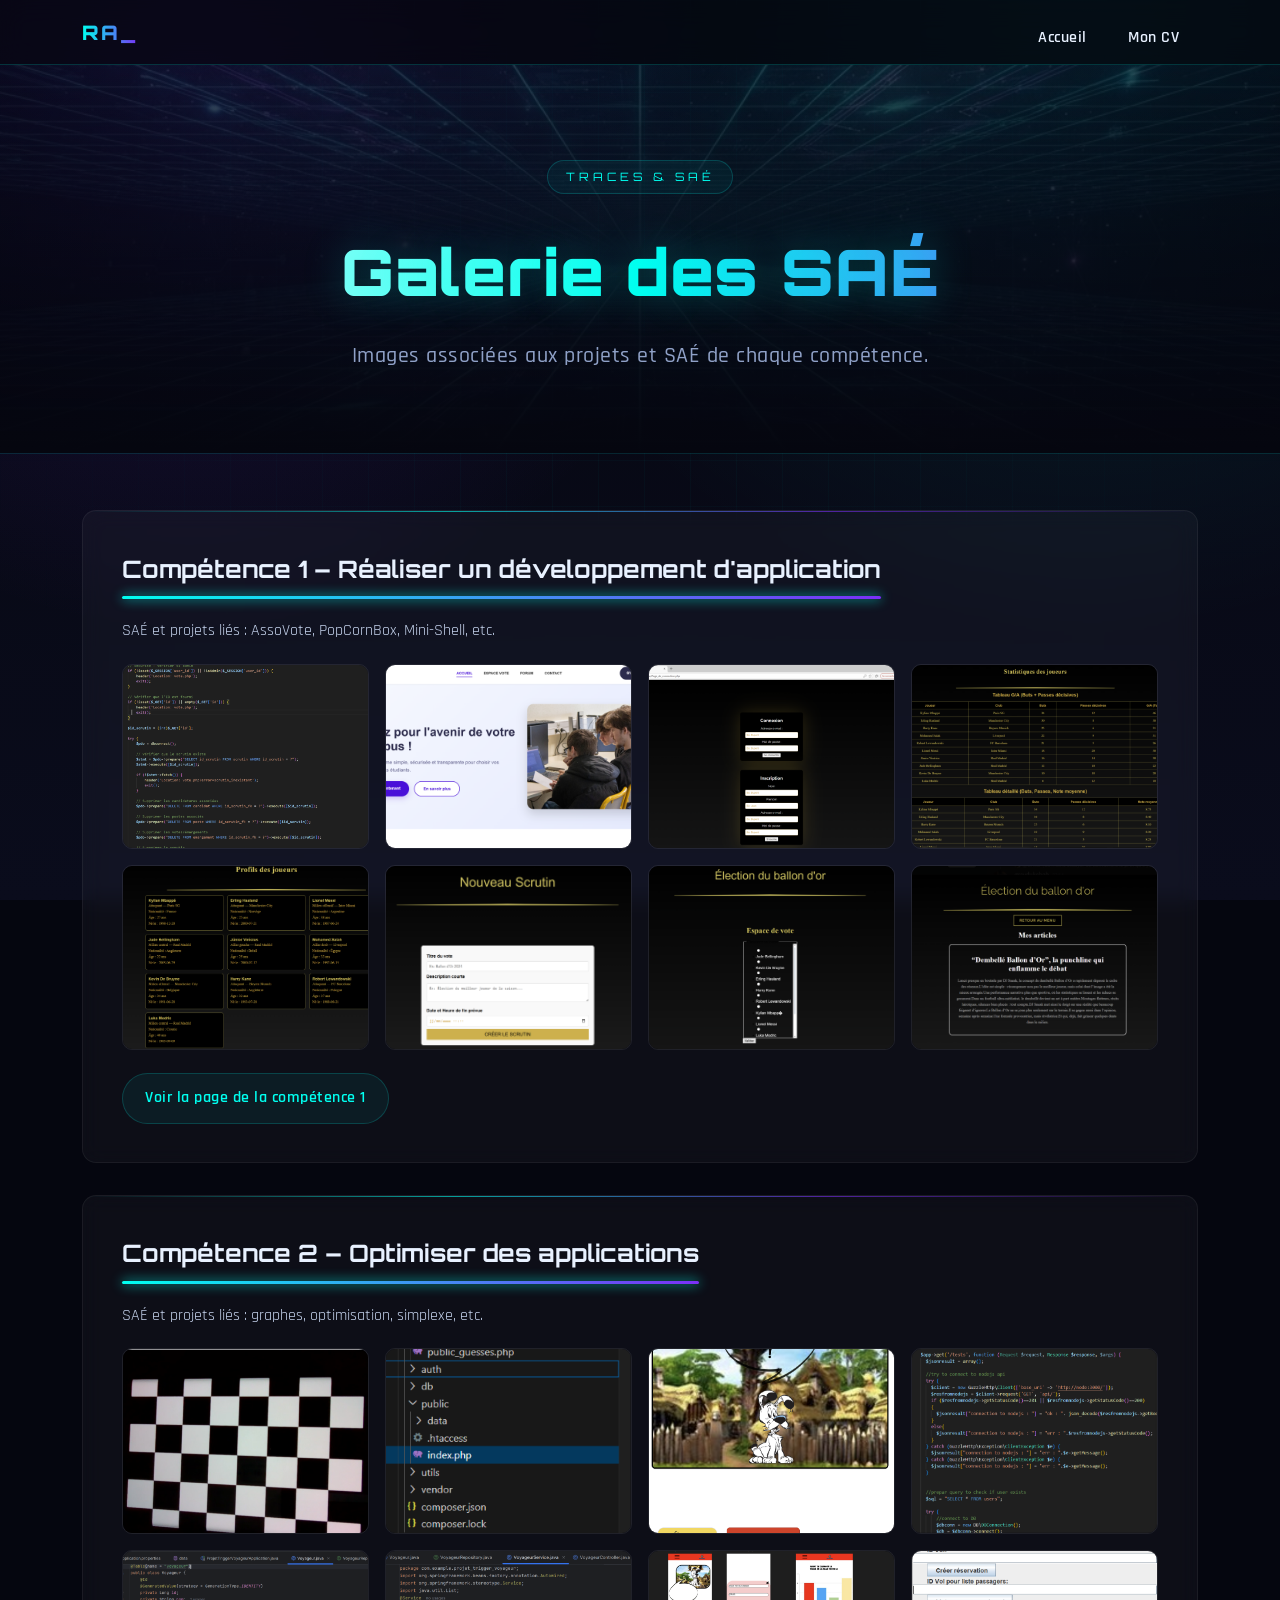
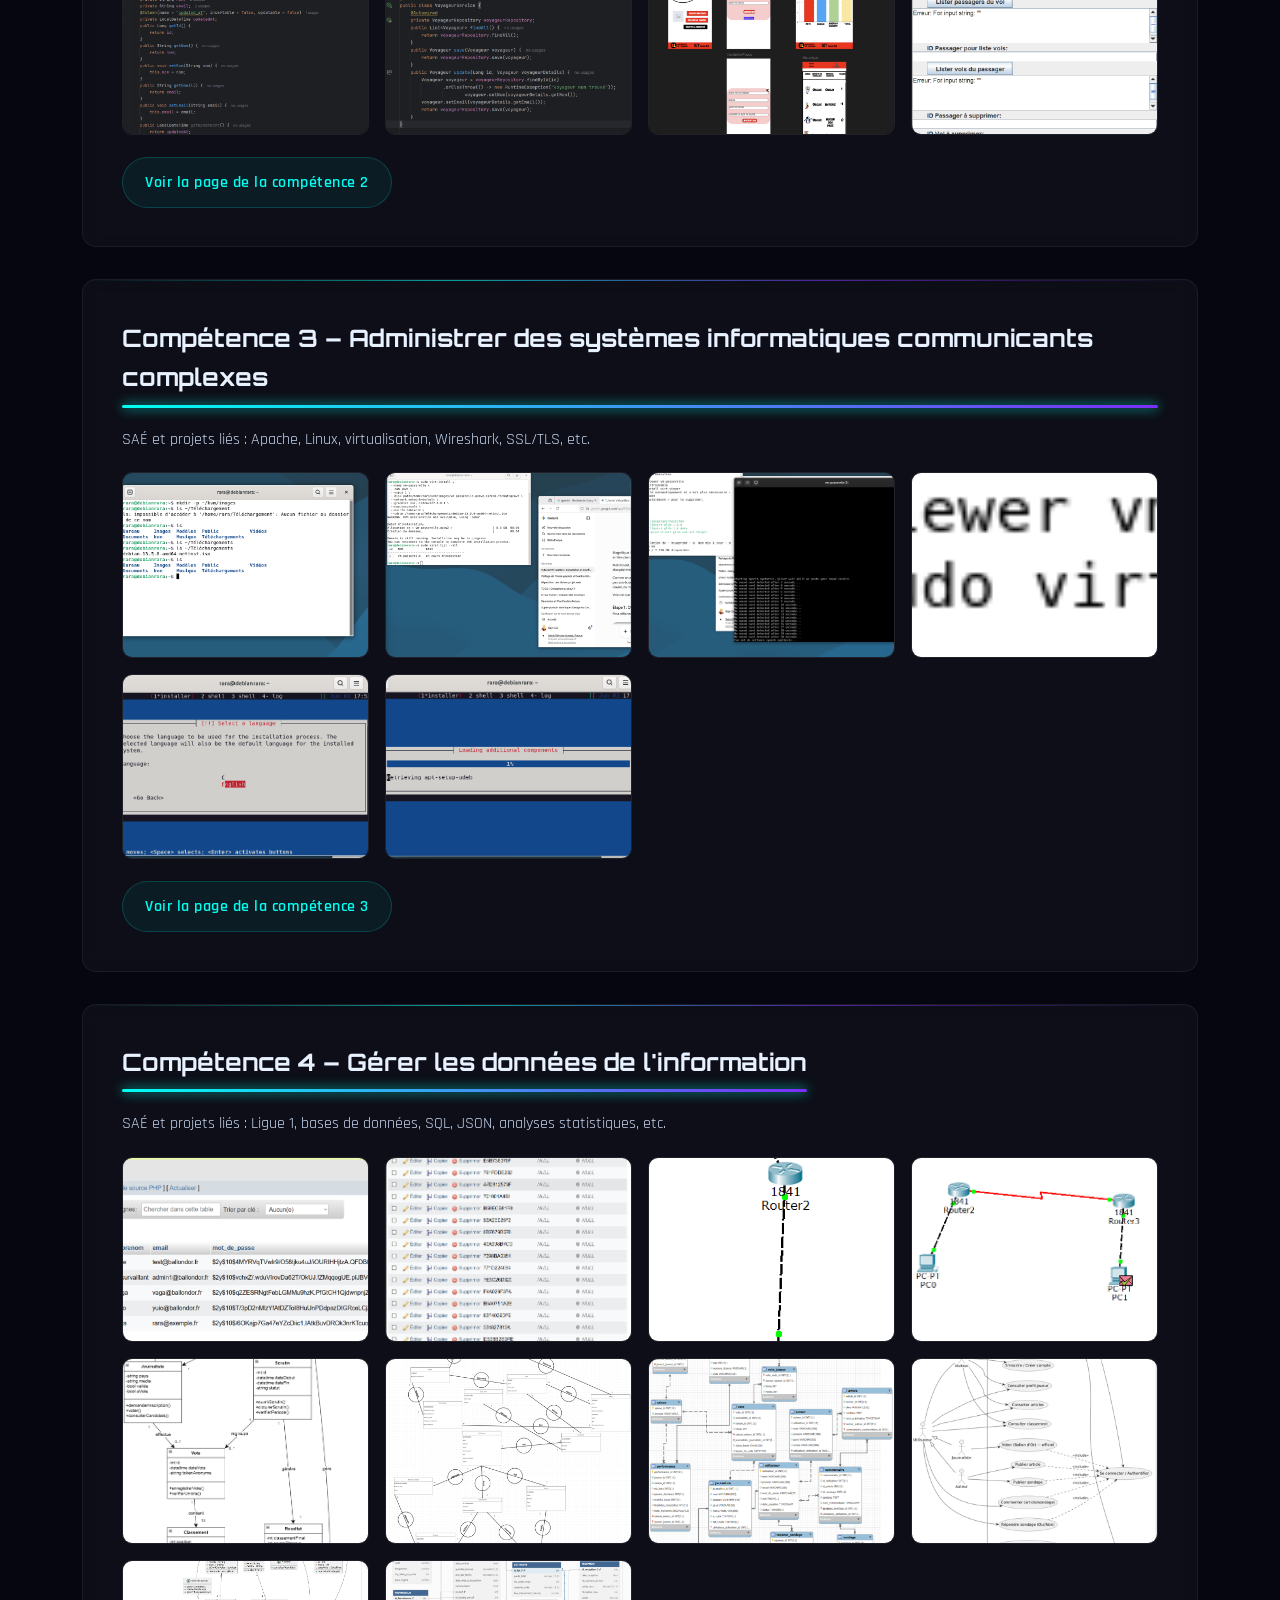
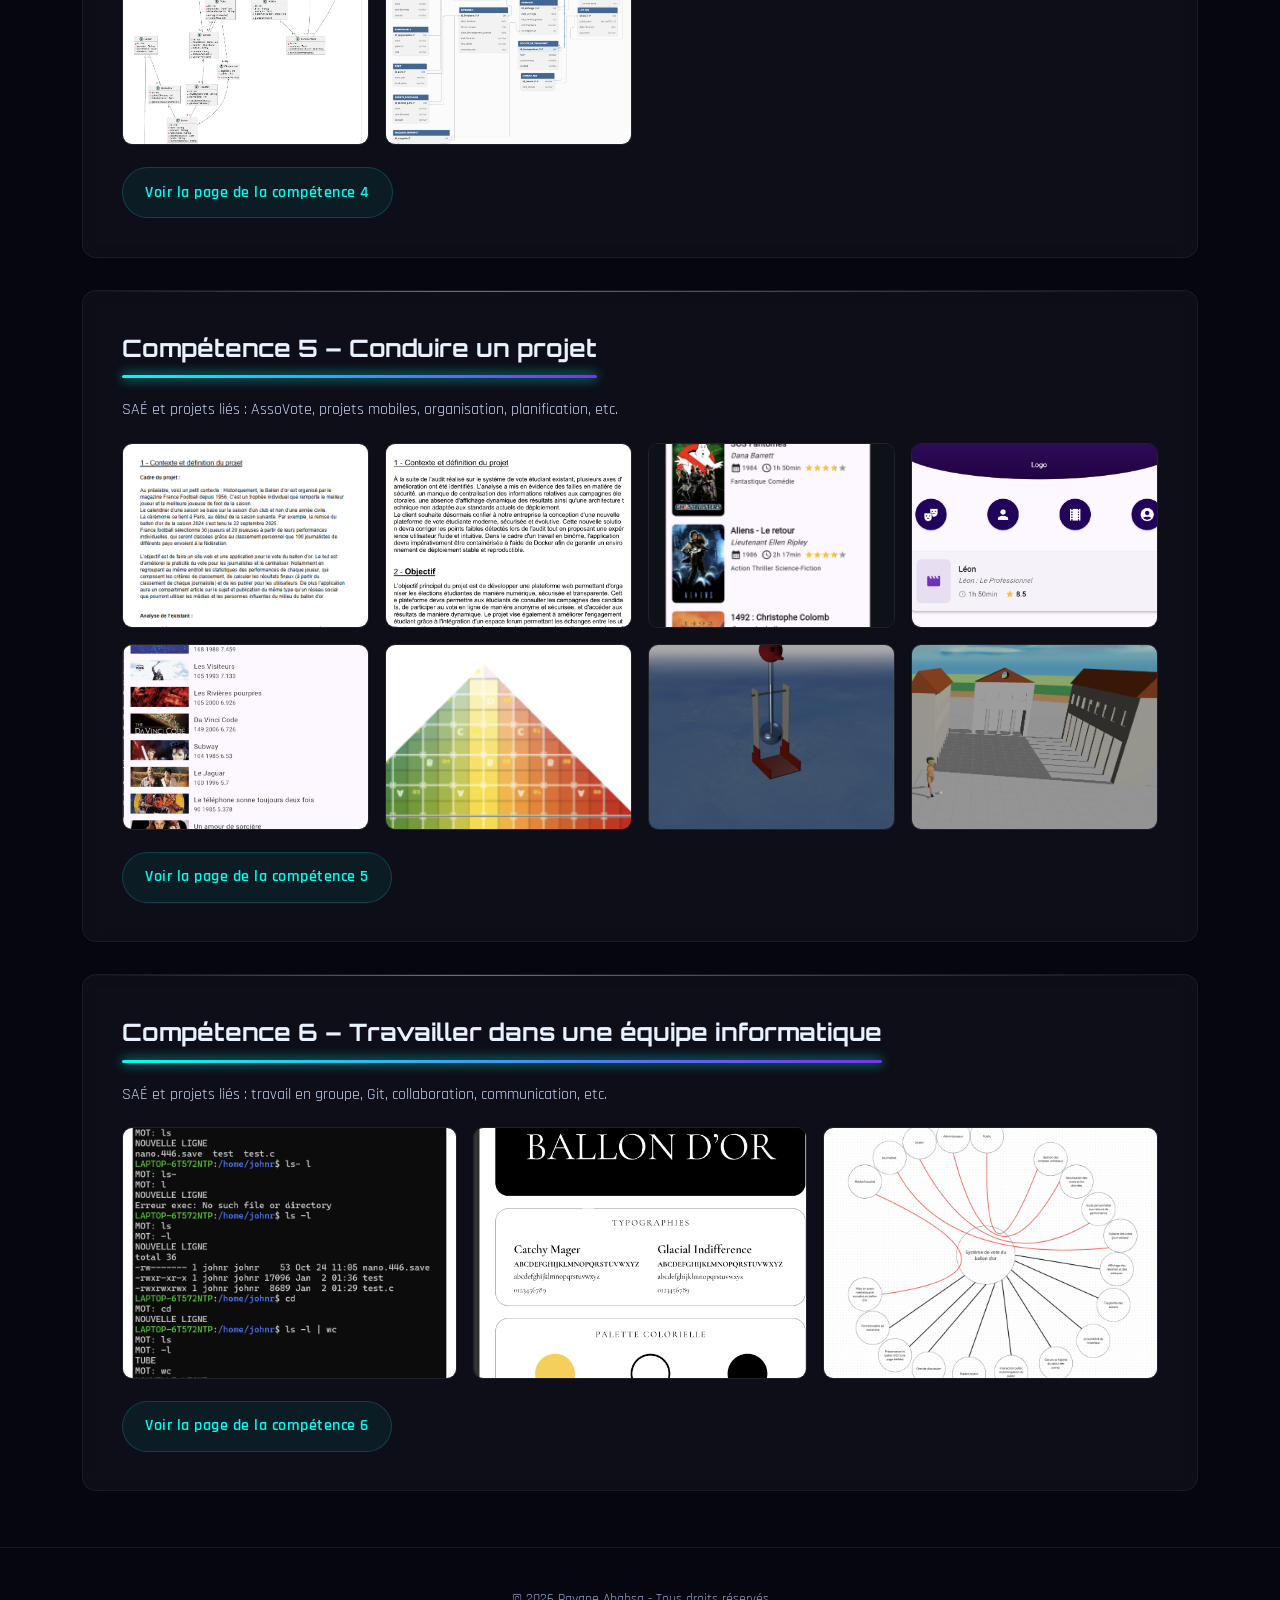
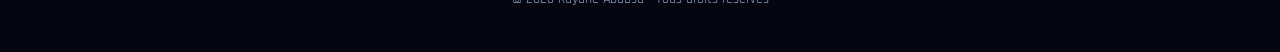
<file: trace.html>
<!DOCTYPE html>
<html lang="fr">
<head>
    <meta charset="UTF-8">
    <meta name="viewport" content="width=device-width, initial-scale=1.0">
    <title>Galerie des SAÉ par compétence</title>

    <link rel="stylesheet" href="style.css">
</head>
<body>

<nav>
    <div class="nav-container">
        <a href="index.html" class="logo">RA_</a>
        <ul class="nav-links">
            <li><a href="index.html">Accueil</a></li>
            <li><a href="index.html#cv">Mon CV</a></li>
        </ul>
    </div>
</nav>

<header>
    <span class="eyebrow">Traces &amp; SAÉ</span>
    <h1>Galerie des SAÉ</h1>
    <p>Images associées aux projets et SAÉ de chaque compétence.</p>
</header>

<div class="container wide">

    <!-- COMPÉTENCE 1 -->
    <section class="reveal" id="competence1">
        <h2>Compétence 1 – Réaliser un développement d'application</h2>
        <p>SAÉ et projets liés : AssoVote, PopCornBox, Mini-Shell, etc.</p>

        <div class="images-grid">
            <img src="sae/competence1/assovote.webp" alt="AssoVote – Compétence 1">
            <img src="sae/competence1/assovote2.webp" alt="AssoVote 2 – Compétence 1">
            <img src="sae/competence1/ballondor.webp" alt="Ballon d'Or – Compétence 1">
            <img src="sae/competence1/ballondor1.webp" alt="Ballon d'Or 1 – Compétence 1">
            <img src="sae/competence1/ballondor2.webp" alt="Ballon d'Or 2 – Compétence 1">
            <img src="sae/competence1/ballondor3.webp" alt="Ballon d'Or 3 – Compétence 1">
            <img src="sae/competence1/ballondor4.webp" alt="Ballon d'Or 4 – Compétence 1">
            <img src="sae/competence1/ballondor5.webp" alt="Ballon d'Or 5 – Compétence 1">
        </div>

        <a href="competence1.html" class="competence-link">Voir la page de la compétence 1</a>
    </section>

    <!-- COMPÉTENCE 2 -->
    <section class="reveal" id="competence2">
        <h2>Compétence 2 – Optimiser des applications</h2>
        <p>SAÉ et projets liés : graphes, optimisation, simplexe, etc.</p>

        <div class="images-grid">
            <img src="sae/competence2/case.webp" alt="Étude de cas – Compétence 2">
            <img src="sae/competence2/devinamix.webp" alt="Devinamix – Compétence 2">
            <img src="sae/competence2/devinanix.webp" alt="Devinanix – Compétence 2">
            <img src="sae/competence2/image.webp" alt="Illustration – Compétence 2">
            <img src="sae/competence2/javavol.webp" alt="JavaVol – Compétence 2">
            <img src="sae/competence2/javavol2.webp" alt="JavaVol 2 – Compétence 2">
            <img src="sae/competence2/saedevinanix.webp" alt="SAÉ Devinanix – Compétence 2">
            <img src="sae/competence2/tpprojetvol.webp" alt="TP Projet Vol – Compétence 2">
        </div>

        <a href="competence2.html" class="competence-link">Voir la page de la compétence 2</a>
    </section>

    <!-- COMPÉTENCE 3 -->
    <section class="reveal" id="competence3">
        <h2>Compétence 3 – Administrer des systèmes informatiques communicants complexes</h2>
        <p>SAÉ et projets liés : Apache, Linux, virtualisation, Wireshark, SSL/TLS, etc.</p>

        <div class="images-grid">
            <img src="sae/competence3/virtual.webp" alt="Virtualisation – Compétence 3">
            <img src="sae/competence3/virtual1.webp" alt="Virtualisation 1 – Compétence 3">
            <img src="sae/competence3/virtual3.webp" alt="Virtualisation 3 – Compétence 3">
            <img src="sae/competence3/virtual4.webp" alt="Virtualisation 4 – Compétence 3">
            <img src="sae/competence3/virtual5.webp" alt="Virtualisation 5 – Compétence 3">
            <img src="sae/competence3/virtual6.webp" alt="Virtualisation 6 – Compétence 3">
        </div>

        <a href="competence3.html" class="competence-link">Voir la page de la compétence 3</a>
    </section>

    <!-- COMPÉTENCE 4 -->
    <section class="reveal" id="competence4">
        <h2>Compétence 4 – Gérer les données de l'information</h2>
        <p>SAÉ et projets liés : Ligue 1, bases de données, SQL, JSON, analyses statistiques, etc.</p>

        <div class="images-grid">
            <img src="sae/competence4/ballondor6donne.webp" alt="Ballon d'Or données 1 – Compétence 4">
            <img src="sae/competence4/ballondor7donne.webp" alt="Ballon d'Or données 2 – Compétence 4">
            <img src="sae/competence4/pc1.webp" alt="PC 1 – Compétence 4">
            <img src="sae/competence4/pc2.webp" alt="PC 2 – Compétence 4">
            <img src="sae/competence4/tableau1.webp" alt="Tableau 1 – Compétence 4">
            <img src="sae/competence4/tableau2.webp" alt="Tableau 2 – Compétence 4">
            <img src="sae/competence4/tableau3.webp" alt="Tableau 3 – Compétence 4">
            <img src="sae/competence4/tableau4.webp" alt="Tableau 4 – Compétence 4">
            <img src="sae/competence4/tableau5.webp" alt="Tableau 5 – Compétence 4">
            <img src="sae/competence4/tableau6.webp" alt="Tableau 6 – Compétence 4">
        </div>

        <a href="competence4.html" class="competence-link">Voir la page de la compétence 4</a>
    </section>

    <!-- COMPÉTENCE 5 -->
    <section class="reveal" id="competence5">
        <h2>Compétence 5 – Conduire un projet</h2>
        <p>SAÉ et projets liés : AssoVote, projets mobiles, organisation, planification, etc.</p>

        <div class="images-grid">
            <img src="sae/competence5/cahierdeschargesae3.png" alt="Cahier des charges 3 – Compétence 5">
            <img src="sae/competence5/cahierdeschargesae4.png" alt="Cahier des charges 4 – Compétence 5">
            <img src="sae/competence5/devmobile.webp" alt="Développement mobile – Compétence 5">
            <img src="sae/competence5/devmobile1.webp" alt="Développement mobile 1 – Compétence 5">
            <img src="sae/competence5/devmobile3.webp" alt="Développement mobile 3 – Compétence 5">
            <img src="sae/competence5/javascprit.webp" alt="JavaScript – Compétence 5">
            <img src="sae/competence5/javascprit1.webp" alt="JavaScript 1 – Compétence 5">
            <img src="sae/competence5/javascrpit.webp" alt="JavaScript projet – Compétence 5">
        </div>

        <a href="competence5.html" class="competence-link">Voir la page de la compétence 5</a>
    </section>

    <!-- COMPÉTENCE 6 -->
    <section class="reveal" id="competence6">
        <h2>Compétence 6 – Travailler dans une équipe informatique</h2>
        <p>SAÉ et projets liés : travail en groupe, Git, collaboration, communication, etc.</p>

        <div class="images-grid">
            <img src="sae/competence6/Capture d'écran 2026-06-14 210211.png" alt="Capture d'écran – Compétence 6">
            <img src="sae/competence6/chartegraphique.png" alt="Charte graphique – Compétence 6">
            <img src="sae/competence6/sae3votepiuvre.webp" alt="SAÉ 3 Vote Pieuvre – Compétence 6">
        </div>

        <a href="competence6.html" class="competence-link">Voir la page de la compétence 6</a>
    </section>

</div>

<footer>
    <p>&copy; 2026 Rayane Ababsa - Tous droits réservés</p>
</footer>

    <script src="script.js"></script>
</body>
</html>
</file>
<file: style.css>
/* =========================================================
   PORTFOLIO RAYANE ABABSA — THEME FUTURISTE
   Feuille de style partagée par toutes les pages
   ========================================================= */

@import url('https://fonts.googleapis.com/css2?family=Orbitron:wght@500;700;900&family=Rajdhani:wght@400;500;600;700&display=swap');

:root {
    --bg:        #05060f;
    --bg-2:      #0a0c1c;
    --panel:     rgba(255, 255, 255, 0.035);
    --panel-brd: rgba(0, 255, 240, 0.18);
    --cyan:      #00fff0;
    --purple:    #7b2ff7;
    --pink:      #ff2bd6;
    --text:      #e8f1ff;
    --muted:     #8fa1c7;
    --radius:    14px;
    --nav-h:     64px;
}

* {
    box-sizing: border-box;
    margin: 0;
    padding: 0;
    font-family: 'Rajdhani', 'Segoe UI', Tahoma, sans-serif;
}

html { scroll-behavior: smooth; }

body {
    background-color: var(--bg);
    background-image:
        radial-gradient(circle at 15% 10%, rgba(123, 47, 247, 0.18), transparent 40%),
        radial-gradient(circle at 85% 0%, rgba(0, 255, 240, 0.12), transparent 45%),
        linear-gradient(180deg, var(--bg) 0%, var(--bg-2) 100%);
    background-attachment: fixed;
    color: var(--text);
    line-height: 1.65;
    padding-top: var(--nav-h);
    min-height: 100vh;
    overflow-x: hidden;
}

/* Fond grille animée subtile */
body::before {
    content: "";
    position: fixed;
    inset: 0;
    z-index: -1;
    background-image:
        linear-gradient(rgba(0, 255, 240, 0.04) 1px, transparent 1px),
        linear-gradient(90deg, rgba(0, 255, 240, 0.04) 1px, transparent 1px);
    background-size: 46px 46px;
    mask-image: radial-gradient(circle at 50% 30%, #000 0%, transparent 80%);
    -webkit-mask-image: radial-gradient(circle at 50% 30%, #000 0%, transparent 80%);
    animation: gridpan 24s linear infinite;
}

@keyframes gridpan {
    from { background-position: 0 0, 0 0; }
    to   { background-position: 46px 46px, 46px 46px; }
}

a { color: var(--cyan); }

/* ================= NAVBAR ================= */
nav {
    background: rgba(5, 6, 15, 0.72);
    backdrop-filter: blur(14px);
    -webkit-backdrop-filter: blur(14px);
    border-bottom: 1px solid var(--panel-brd);
    position: fixed;
    top: 0;
    left: 0;
    width: 100%;
    z-index: 1000;
}

.nav-container {
    max-width: 1160px;
    margin: 0 auto;
    display: flex;
    justify-content: space-between;
    align-items: center;
    padding: 0 1.4rem;
    height: var(--nav-h);
}

.logo {
    font-family: 'Orbitron', sans-serif;
    font-weight: 900;
    font-size: 1.25rem;
    letter-spacing: 2px;
    text-decoration: none;
    background: linear-gradient(90deg, var(--cyan), var(--purple));
    -webkit-background-clip: text;
    background-clip: text;
    -webkit-text-fill-color: transparent;
}

.nav-links {
    list-style: none;
    display: flex;
    align-items: center;
    gap: 0.3rem;
}

.nav-links > li { position: relative; }

.nav-links a {
    display: block;
    color: var(--text);
    text-decoration: none;
    padding: 0 1.15rem;
    line-height: var(--nav-h);
    font-weight: 600;
    letter-spacing: 0.5px;
    transition: color 0.25s;
}

.nav-links a:hover { color: var(--cyan); }

.nav-links > li > a::after {
    content: "";
    display: block;
    height: 2px;
    width: 0;
    margin: -14px auto 0;
    background: linear-gradient(90deg, var(--cyan), var(--purple));
    transition: width 0.3s;
    box-shadow: 0 0 8px var(--cyan);
}
.nav-links > li > a:hover::after { width: 60%; }

/* DROPDOWN */
.dropdown-menu {
    display: none;
    position: absolute;
    top: 100%;
    left: 0;
    background: rgba(10, 12, 28, 0.96);
    backdrop-filter: blur(14px);
    -webkit-backdrop-filter: blur(14px);
    min-width: 210px;
    list-style: none;
    border: 1px solid var(--panel-brd);
    border-radius: 10px;
    overflow: hidden;
    box-shadow: 0 10px 30px rgba(0, 0, 0, 0.5);
}
.dropdown:hover .dropdown-menu { display: block; }
.dropdown-menu li a {
    line-height: 46px;
    padding: 0 1.1rem;
    border-bottom: 1px solid rgba(255, 255, 255, 0.05);
}
.dropdown-menu li a::after { display: none; }
.dropdown-menu li:last-child a { border-bottom: none; }
.dropdown-menu li a:hover { background: rgba(0, 255, 240, 0.08); }

/* ================= HEADER / HERO ================= */
header {
    position: relative;
    padding: 6rem 1.4rem 5rem;
    text-align: center;
    overflow: hidden;
    border-bottom: 1px solid rgba(0, 255, 240, 0.12);
}

.hero {
    min-height: calc(100vh - var(--nav-h));
    display: flex;
    flex-direction: column;
    align-items: center;
    justify-content: center;
}

header::before {
    content: "";
    position: absolute;
    inset: 0;
    background: url('assets/hero-bg.png') center/cover no-repeat;
    opacity: 0.35;
    z-index: -1;
}
header::after {
    content: "";
    position: absolute;
    inset: 0;
    background: linear-gradient(180deg, rgba(5,6,15,0.3) 0%, var(--bg) 100%);
    z-index: -1;
}

.eyebrow {
    display: inline-block;
    font-family: 'Orbitron', sans-serif;
    font-size: 0.72rem;
    letter-spacing: 4px;
    text-transform: uppercase;
    color: var(--cyan);
    border: 1px solid var(--panel-brd);
    border-radius: 999px;
    padding: 0.4rem 1.1rem;
    margin-bottom: 1.6rem;
    background: rgba(0, 255, 240, 0.05);
}

header h1 {
    font-family: 'Orbitron', sans-serif;
    font-size: clamp(2.2rem, 6vw, 4rem);
    font-weight: 900;
    letter-spacing: 1px;
    margin-bottom: 0.8rem;
    background: linear-gradient(90deg, #ffffff 0%, var(--cyan) 50%, var(--purple) 100%);
    -webkit-background-clip: text;
    background-clip: text;
    -webkit-text-fill-color: transparent;
    text-shadow: 0 0 40px rgba(0, 255, 240, 0.25);
}

header p.subtitle,
header p {
    color: var(--muted);
    font-size: clamp(1rem, 2.4vw, 1.35rem);
    font-weight: 500;
    letter-spacing: 0.5px;
    max-width: 640px;
    margin: 0 auto;
}
header p .accent { color: var(--cyan); }

.hero-cta {
    display: flex;
    gap: 1rem;
    justify-content: center;
    flex-wrap: wrap;
    margin-top: 2.2rem;
}

/* ================= BUTTONS ================= */
.btn {
    display: inline-block;
    font-family: 'Orbitron', sans-serif;
    font-size: 0.82rem;
    letter-spacing: 1.5px;
    text-transform: uppercase;
    text-decoration: none;
    padding: 0.85rem 1.8rem;
    border-radius: 999px;
    cursor: pointer;
    transition: transform 0.2s, box-shadow 0.3s;
}
.btn-primary {
    color: #05060f;
    background: linear-gradient(90deg, var(--cyan), var(--purple));
    box-shadow: 0 0 24px rgba(0, 255, 240, 0.35);
}
.btn-primary:hover { transform: translateY(-3px); box-shadow: 0 0 36px rgba(123, 47, 247, 0.6); }
.btn-ghost {
    color: var(--cyan);
    background: transparent;
    border: 1px solid var(--panel-brd);
}
.btn-ghost:hover { transform: translateY(-3px); background: rgba(0, 255, 240, 0.08); }

/* ================= CONTAINER ================= */
.container {
    max-width: 1000px;
    margin: 3.5rem auto;
    padding: 0 1.4rem;
}
.container.wide { max-width: 1160px; }

/* ================= SECTIONS / GLASS PANELS ================= */
section {
    background: var(--panel);
    backdrop-filter: blur(10px);
    -webkit-backdrop-filter: blur(10px);
    border: 1px solid rgba(255, 255, 255, 0.06);
    padding: 2.4rem;
    margin-bottom: 2rem;
    border-radius: var(--radius);
    position: relative;
    overflow: hidden;
}
section::before {
    content: "";
    position: absolute;
    top: 0; left: 0;
    width: 100%;
    height: 1px;
    background: linear-gradient(90deg, transparent, var(--cyan), var(--purple), transparent);
    opacity: 0.6;
}

section h2 {
    font-family: 'Orbitron', sans-serif;
    font-size: 1.5rem;
    color: var(--text);
    margin-bottom: 1.2rem;
    padding-bottom: 0.6rem;
    display: inline-block;
    position: relative;
}
section h2::after {
    content: "";
    position: absolute;
    bottom: 0; left: 0;
    width: 100%;
    height: 3px;
    border-radius: 2px;
    background: linear-gradient(90deg, var(--cyan), var(--purple));
    box-shadow: 0 0 12px var(--cyan);
}

section h3 {
    font-family: 'Orbitron', sans-serif;
    font-size: 1.05rem;
    margin: 1.8rem 0 0.6rem;
    color: var(--cyan);
    letter-spacing: 0.5px;
}

section p { color: #c6d4ee; margin-bottom: 0.6rem; }
section p strong { color: var(--cyan); }

.lead { font-size: 1.12rem; color: var(--muted); }

/* ================= ABOUT LAYOUT ================= */
.about-flex {
    display: flex;
    gap: 2rem;
    align-items: center;
    flex-wrap: wrap;
}
.about-flex .about-text { flex: 1 1 320px; }
.about-flex .about-media {
    flex: 0 0 220px;
    display: flex;
    justify-content: center;
}
.about-media img {
    width: 210px;
    height: 210px;
    object-fit: contain;
    filter: drop-shadow(0 0 24px rgba(0, 255, 240, 0.4));
    animation: float 6s ease-in-out infinite;
}
@keyframes float {
    0%,100% { transform: translateY(0); }
    50%     { transform: translateY(-14px); }
}

/* ================= STAT BADGES ================= */
.stats {
    display: grid;
    grid-template-columns: repeat(auto-fit, minmax(150px, 1fr));
    gap: 1rem;
    margin-top: 1.4rem;
}
.stat {
    text-align: center;
    padding: 1.2rem;
    border-radius: 12px;
    border: 1px solid var(--panel-brd);
    background: rgba(0, 255, 240, 0.04);
}
.stat .num {
    font-family: 'Orbitron', sans-serif;
    font-size: 1.8rem;
    font-weight: 900;
    color: var(--cyan);
}
.stat .lbl { font-size: 0.85rem; color: var(--muted); letter-spacing: 1px; text-transform: uppercase; }

/* ================= COMPETENCE CARDS ================= */
.projects-grid {
    display: grid;
    grid-template-columns: repeat(auto-fit, minmax(270px, 1fr));
    gap: 1.4rem;
    margin-top: 1.4rem;
}
.project-card {
    display: block;
    background: rgba(10, 12, 28, 0.6);
    padding: 1.6rem;
    border-radius: 12px;
    border: 1px solid rgba(255, 255, 255, 0.07);
    transition: transform 0.25s, box-shadow 0.3s, border-color 0.3s;
    text-decoration: none;
    color: inherit;
    position: relative;
    overflow: hidden;
}
.project-card::after {
    content: "";
    position: absolute;
    inset: -1px;
    border-radius: 12px;
    padding: 1px;
    background: linear-gradient(135deg, var(--cyan), var(--purple));
    -webkit-mask: linear-gradient(#fff 0 0) content-box, linear-gradient(#fff 0 0);
    -webkit-mask-composite: xor;
    mask-composite: exclude;
    opacity: 0;
    transition: opacity 0.3s;
}
.project-card:hover {
    transform: translateY(-8px);
    box-shadow: 0 16px 40px rgba(0, 255, 240, 0.15);
}
.project-card:hover::after { opacity: 1; }

.project-card .num-tag {
    font-family: 'Orbitron', sans-serif;
    font-size: 0.75rem;
    letter-spacing: 2px;
    color: var(--purple);
}
.project-card h3 {
    font-family: 'Orbitron', sans-serif;
    color: var(--text);
    font-size: 1.05rem;
    margin: 0.4rem 0 0.5rem;
}
.project-card p { color: var(--muted); margin: 0; }
.project-detail { min-height: 270px; }
.project-meta { color: var(--muted); font-size: 0.95rem; margin-top: 0.45rem; }
.project-meta strong { color: var(--text); }
.project-link { display: inline-block; margin-top: 1rem; font-weight: 700; text-decoration: none; }
.project-link:hover { text-shadow: 0 0 12px var(--cyan); }
.stage-placeholder { margin-top: 1.4rem; padding: 1.4rem; border: 1px dashed var(--panel-brd); border-radius: 12px; background: rgba(0, 255, 240, 0.035); }
.stage-placeholder h3 { margin-top: 0; color: var(--cyan); }
.stage-placeholder p { color: var(--muted); margin: 0.35rem 0; }
.contact-links { display: flex; flex-wrap: wrap; justify-content: center; gap: 1.25rem; margin-top: 1.5rem; }
.contact-links a { color: var(--muted); font-weight: 700; text-decoration: none; }
.contact-links a:hover { color: var(--cyan); }

/* ================= GALLERY (trace.html) ================= */
.images-grid {
    display: grid;
    grid-template-columns: repeat(auto-fit, minmax(230px, 1fr));
    gap: 1rem;
    margin-top: 1.2rem;
}
.images-grid img {
    width: 100%;
    aspect-ratio: 4 / 3;
    object-fit: cover;
    border-radius: 10px;
    border: 1px solid rgba(255, 255, 255, 0.08);
    transition: transform 0.3s, box-shadow 0.3s, border-color 0.3s;
    cursor: zoom-in;
}
.images-grid img:hover {
    transform: scale(1.04);
    border-color: var(--cyan);
    box-shadow: 0 8px 30px rgba(0, 255, 240, 0.2);
}

/* ================= LINKS / BACK BUTTONS ================= */
.competence-link,
.back-btn {
    display: inline-block;
    margin-top: 1.4rem;
    margin-right: 0.6rem;
    padding: 0.7rem 1.4rem;
    background: rgba(0, 255, 240, 0.06);
    border: 1px solid var(--panel-brd);
    color: var(--cyan);
    text-decoration: none;
    border-radius: 999px;
    font-weight: 600;
    letter-spacing: 0.5px;
    transition: transform 0.2s, background 0.3s;
}
.competence-link:hover,
.back-btn:hover {
    transform: translateY(-3px);
    background: rgba(0, 255, 240, 0.14);
}

/* Niveau de maîtrise badge */
.mastery {
    display: inline-block;
    font-family: 'Orbitron', sans-serif;
    font-size: 0.7rem;
    letter-spacing: 1px;
    text-transform: uppercase;
    padding: 0.25rem 0.8rem;
    border-radius: 999px;
    background: linear-gradient(90deg, rgba(0,255,240,0.15), rgba(123,47,247,0.15));
    border: 1px solid var(--panel-brd);
    color: var(--cyan);
    margin-bottom: 0.4rem;
}

/* ================= CV / PDF ================= */
.pdf-container {
    width: 100%;
    max-width: 1000px;
    margin: 2rem auto;
    height: 85vh;
    background: #000;
    border-radius: var(--radius);
    border: 1px solid var(--panel-brd);
    overflow: hidden;
    box-shadow: 0 0 50px rgba(0, 255, 240, 0.12);
}
.pdf-container iframe { width: 100%; height: 100%; border: none; }

/* ================= FOOTER ================= */
footer {
    text-align: center;
    padding: 2.5rem 1rem;
    color: var(--muted);
    font-size: 0.9rem;
    border-top: 1px solid rgba(0, 255, 240, 0.12);
    margin-top: 2rem;
}
footer .socials { margin-bottom: 0.8rem; display: flex; gap: 1.2rem; justify-content: center; }
footer .socials a { color: var(--cyan); text-decoration: none; font-weight: 600; letter-spacing: 0.5px; }
footer .socials a:hover { text-shadow: 0 0 12px var(--cyan); }

/* ================= REVEAL ANIMATION ================= */
.reveal { opacity: 0; transform: translateY(24px); transition: opacity 0.7s ease, transform 0.7s ease; }
.reveal.visible { opacity: 1; transform: translateY(0); }

@media (prefers-reduced-motion: reduce) {
    *, body::before, .about-media img { animation: none !important; }
    .reveal { opacity: 1; transform: none; transition: none; }
    html { scroll-behavior: auto; }
}

/* ================= RESPONSIVE ================= */
@media (max-width: 640px) {
    .nav-links a { padding: 0 0.7rem; font-size: 0.9rem; }
    section { padding: 1.6rem; }
    .about-media { flex-basis: 100%; }
}
</file>
